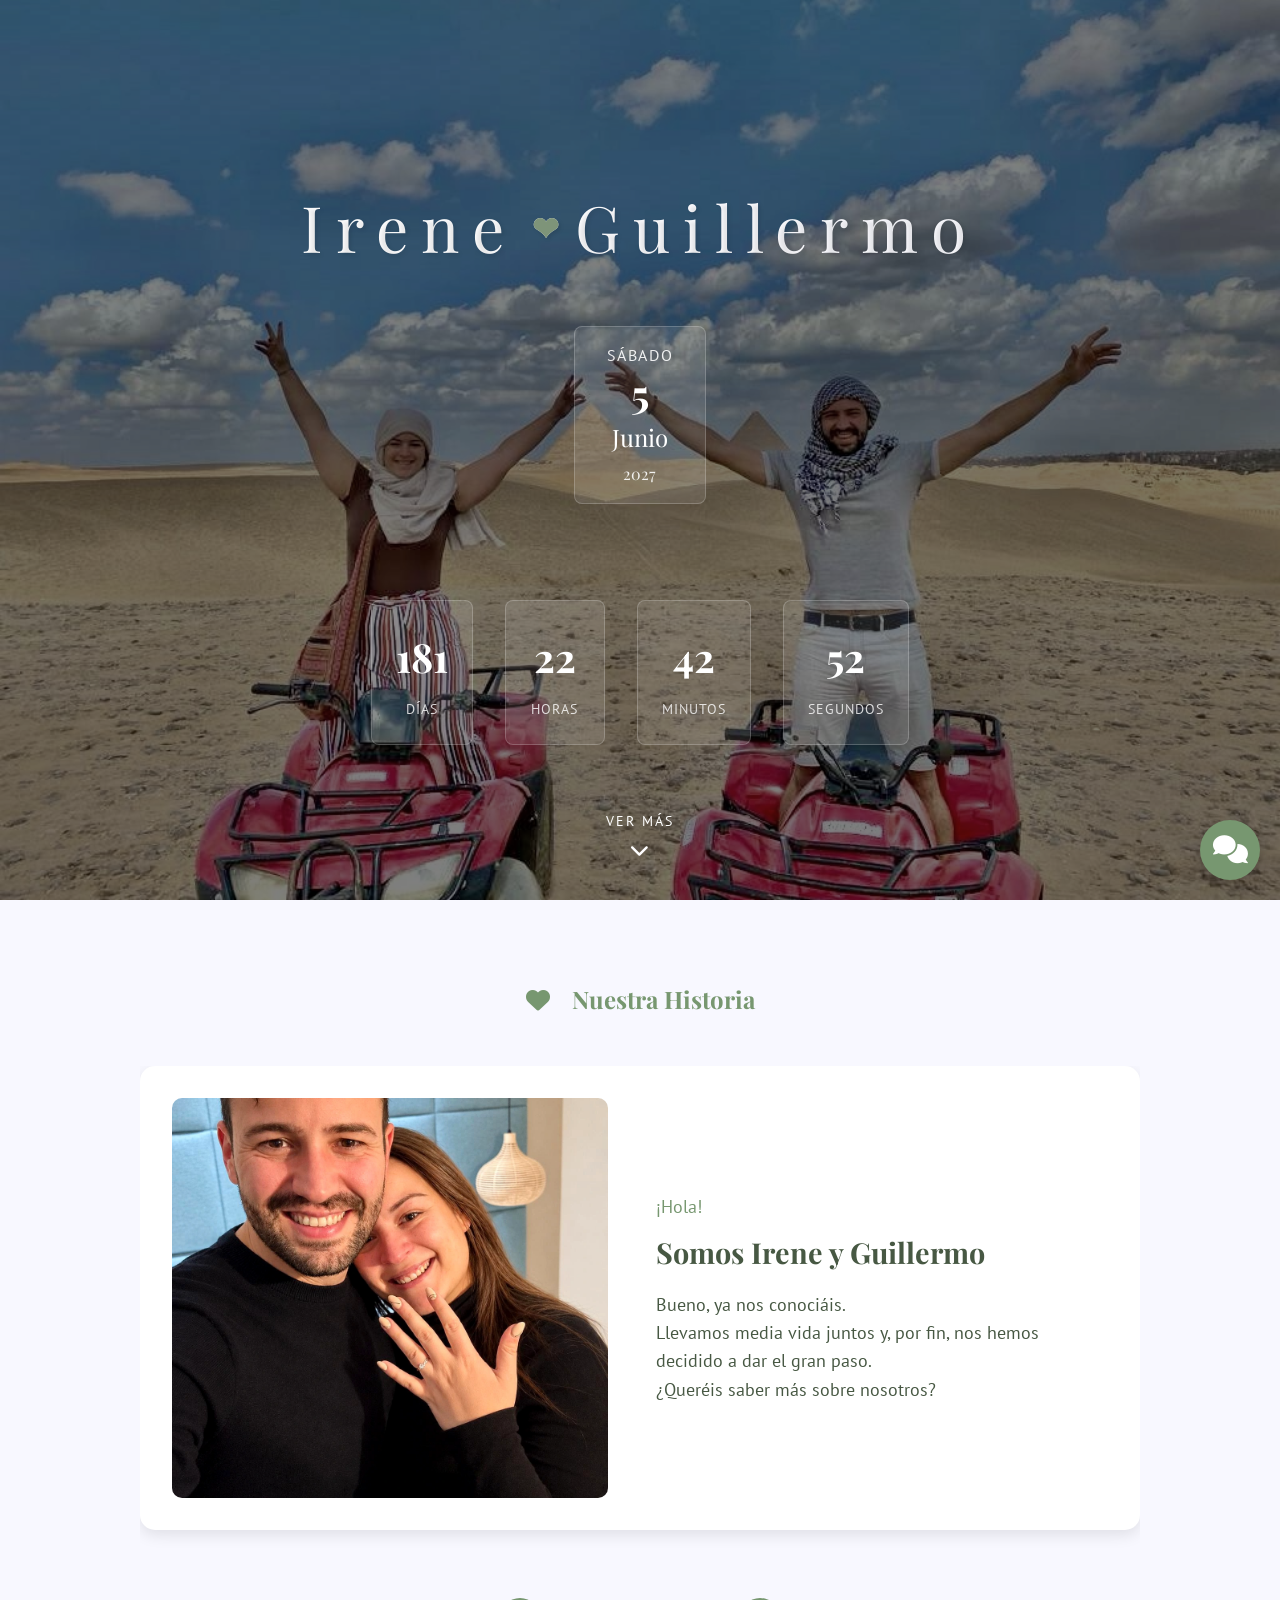
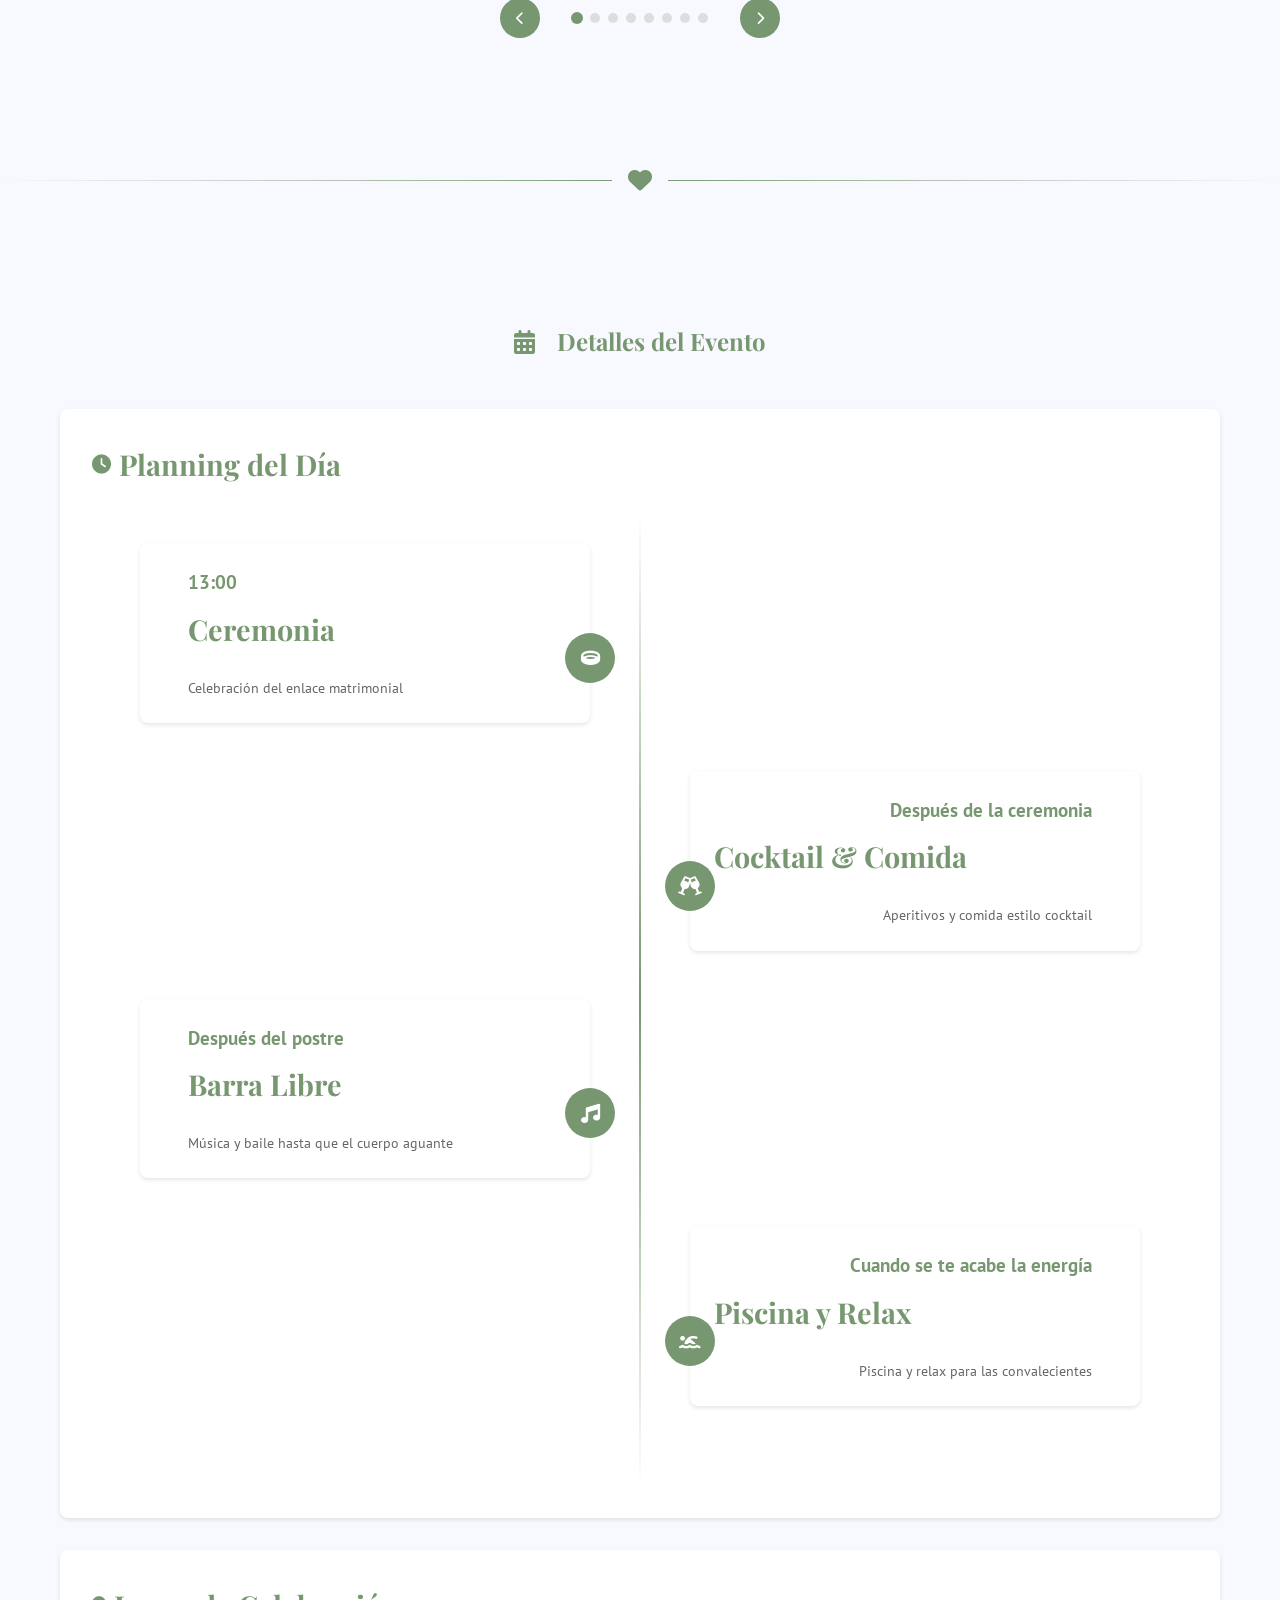
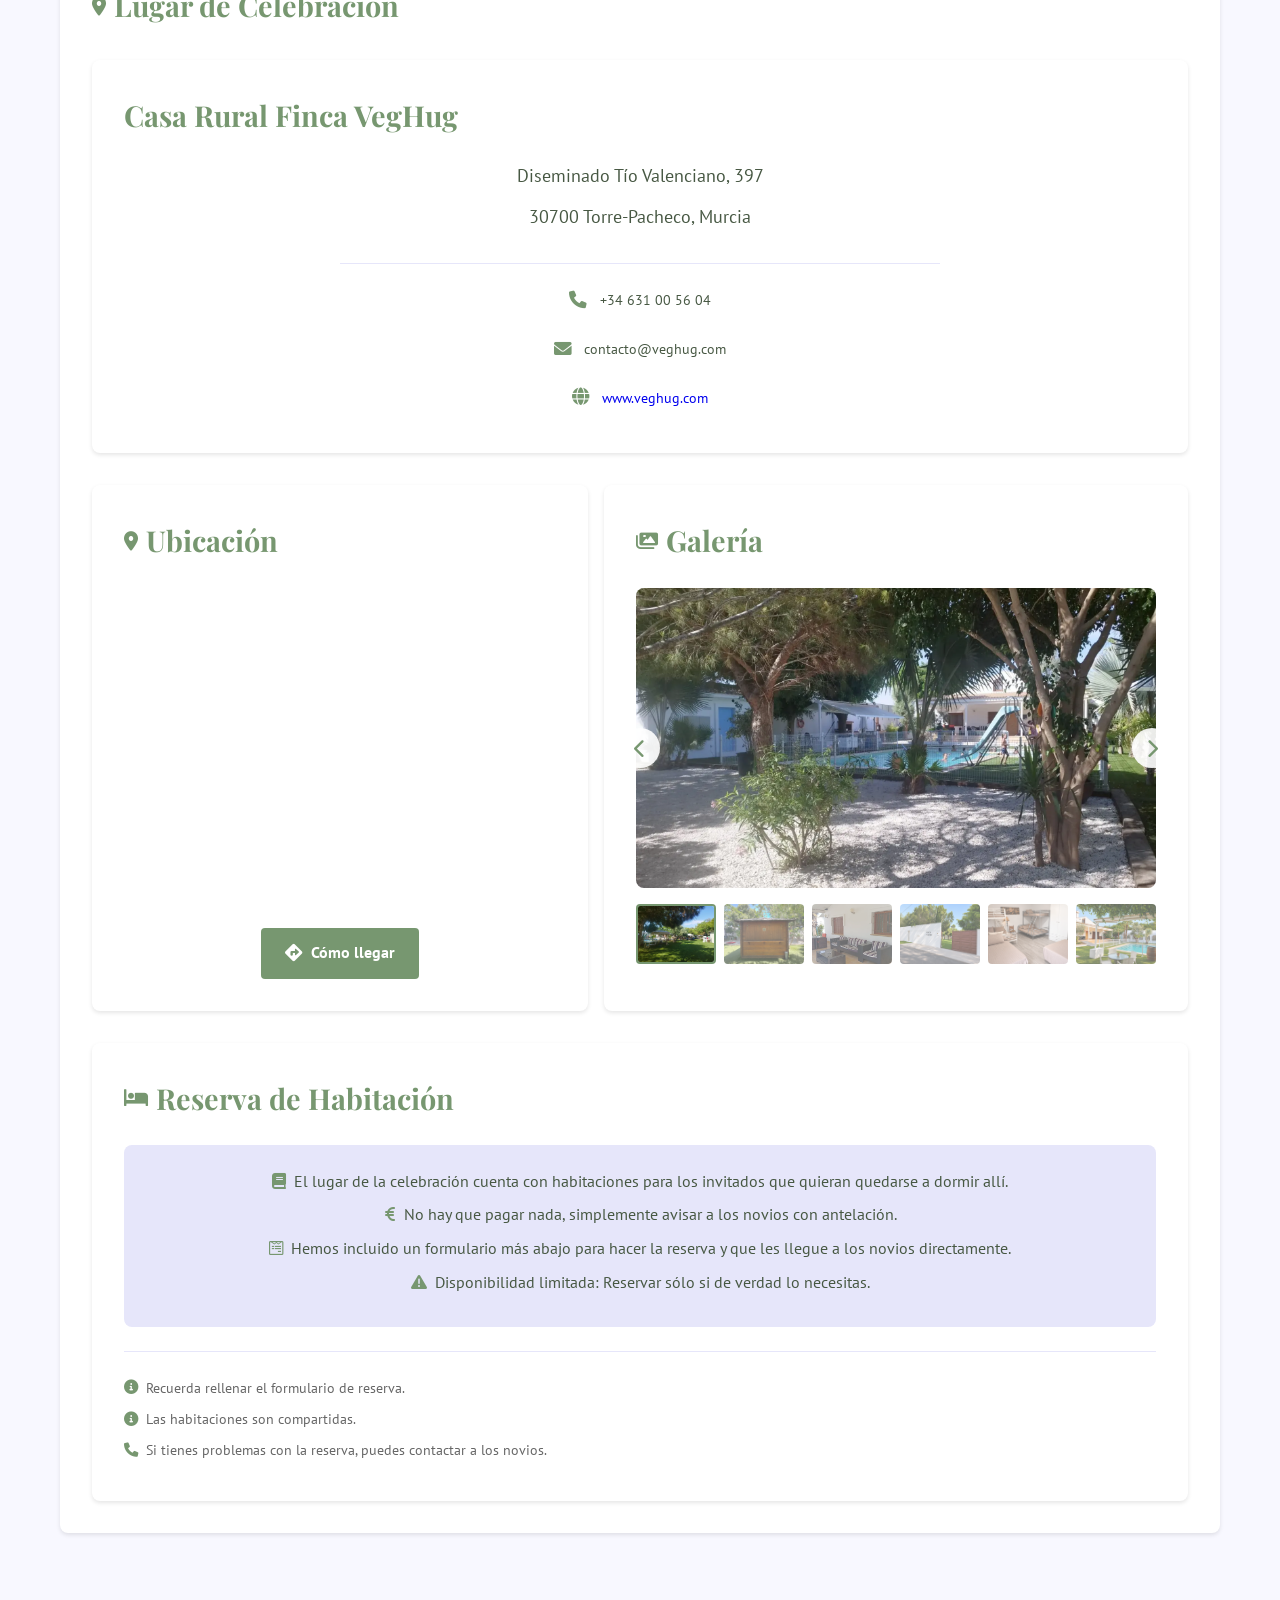
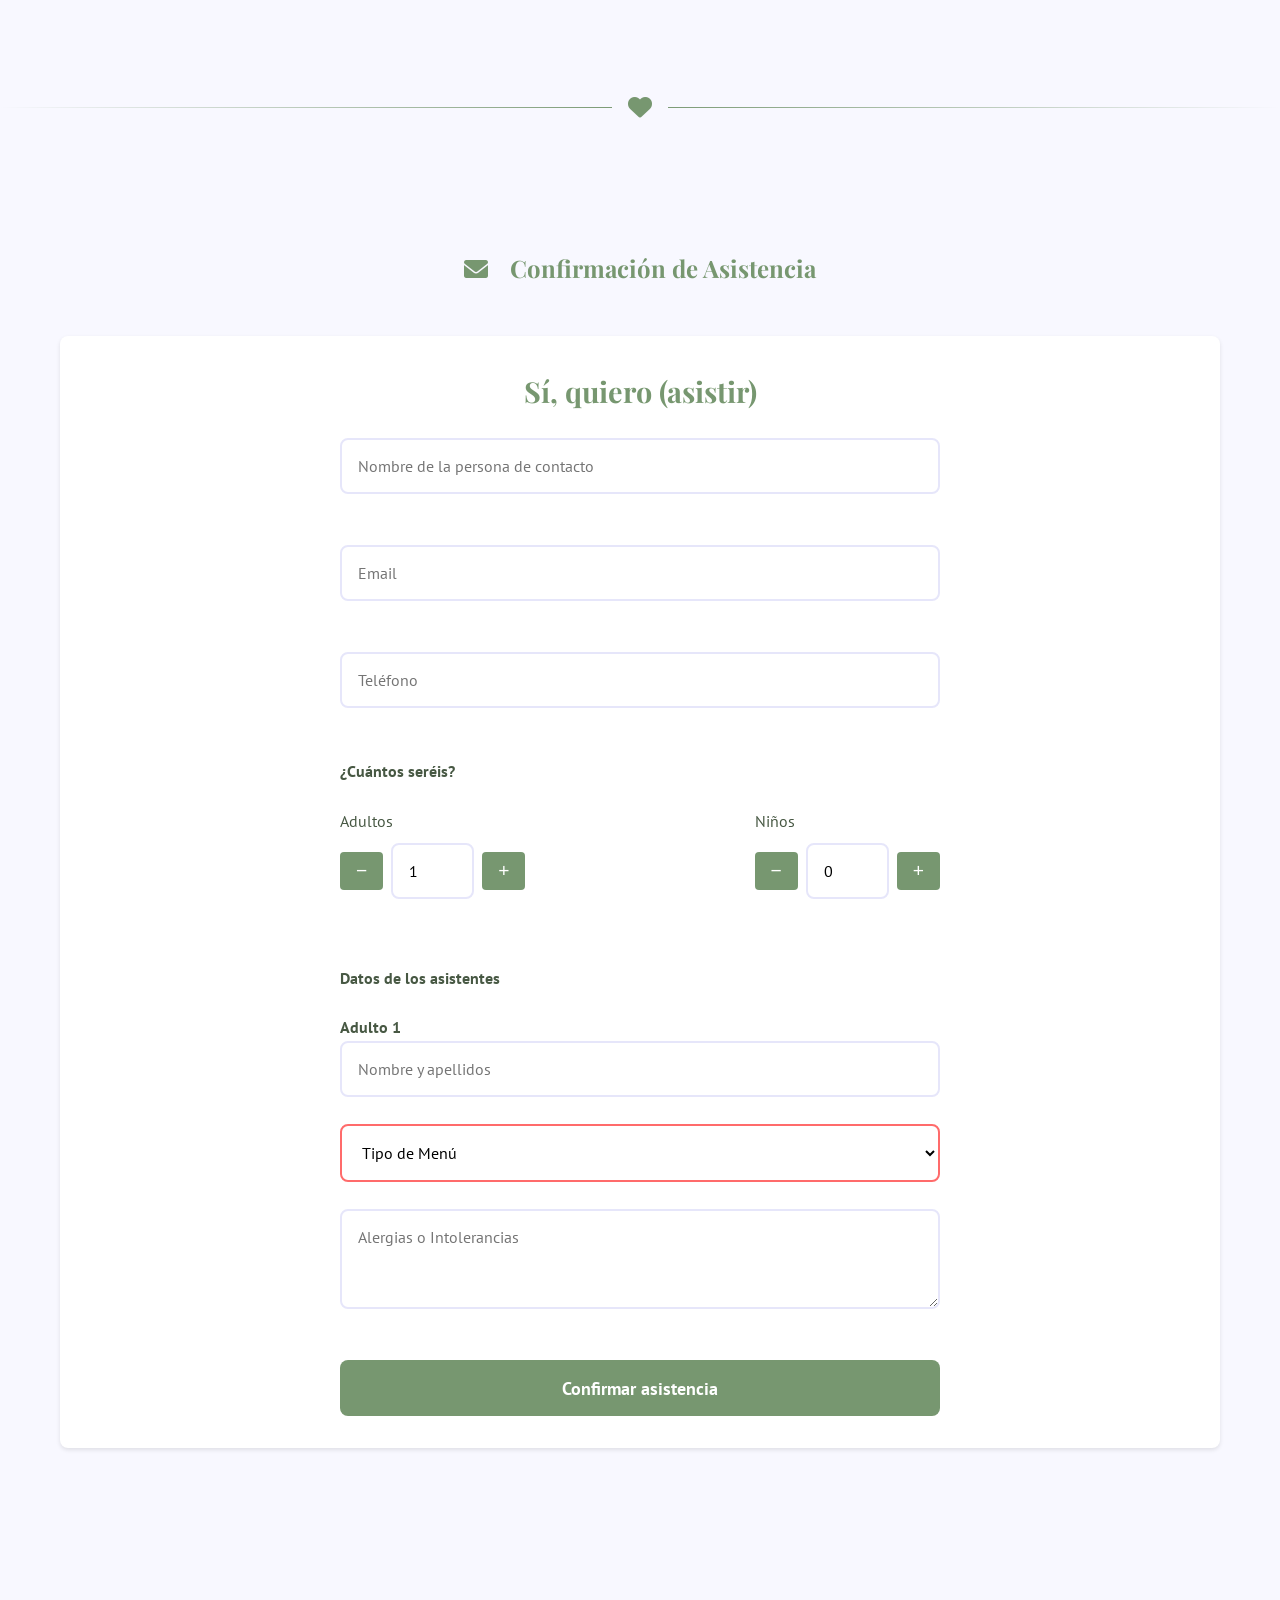
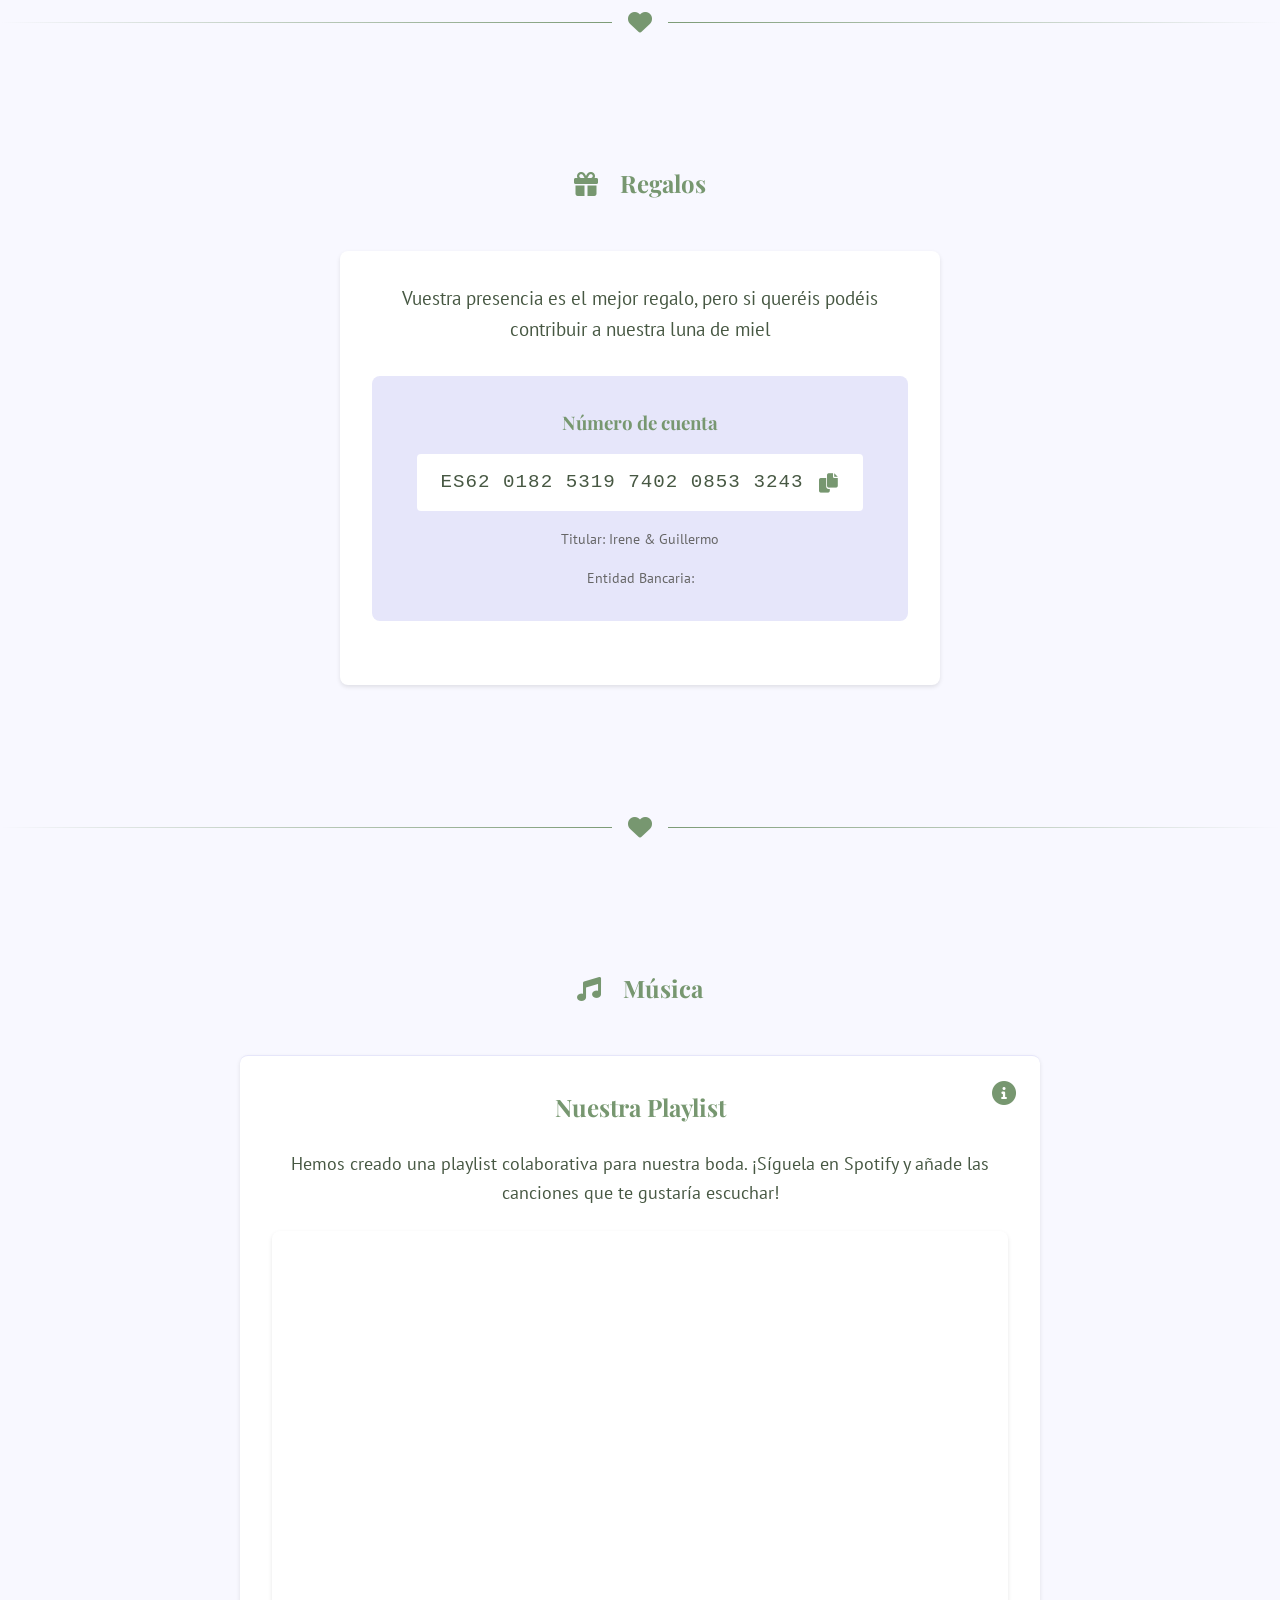
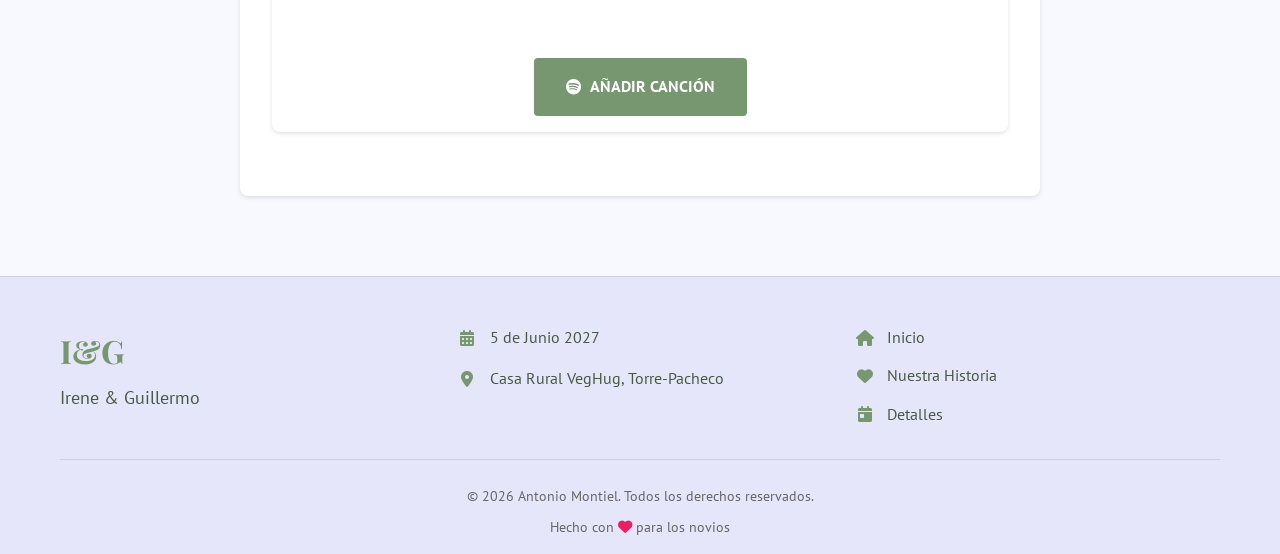
<file: index.html>
<!DOCTYPE html>
<html lang="es">
<head>
    <meta charset="UTF-8">
    <meta name="viewport" content="width=device-width, initial-scale=1.0">
    <meta author="Antonio Montiel Terrones">
    <meta http-equiv="X-UA-Compatible" content="ie=edge">
    <link rel="icon" href="./assets/prueba-1.jpg" media="(prefers-color-scheme: light)">
    <link rel="icon" href="./assets/prueba-2.jpg" media="(prefers-color-scheme: dark)">
    <title>Irene & Guillermo - 5 de Junio 2027</title>
    <link rel="stylesheet" href="styles.css">
    <script src="script.js" defer></script>
    <link href="https://fonts.googleapis.com/css2?family=Playfair+Display:wght@400;700&family=PT+Sans:wght@400;700&display=swap" rel="stylesheet">
    <link rel="stylesheet" href="https://cdnjs.cloudflare.com/ajax/libs/font-awesome/6.0.0/css/all.min.css">
</head>
<body>
    <nav class="main-nav">
        <div class="nav-content">
            <a href="#hero" class="nav-logo">I&G</a>
            <button class="hamburger" aria-label="Menú" aria-expanded="false">
            <span class="hamburger-box">
                <span class="hamburger-inner"></span>
            </span>
            </button>
            <div class="nav-links">
                <a href="#our-story">Nuestra Historia</a>
                <a href="#event-details">Detalles</a>
                <a href="#rsvp">Confirmación</a>
                <a href="#gifts">Regalos</a>
                <a href="#music">Música</a>
            </div>
        </div>
    </nav>

    <header id="hero" class="hero">
        <div class="hero-content">
            <h1 class="animate-in">
                <span class="name">Irene</span>
                <span class="decorator">❤</span>
                <span class="name">Guillermo</span>
            </h1>
            <div class="date animate-in">
                <div class="date-wrapper">
                    <span class="day">Sábado</span>
                    <span class="date-number">5</span>
                    <span class="month">Junio</span>
                    <span class="year">2027</span>
                </div>
            </div>
            <div id="countdown" class="countdown animate-in">
                <div class="countdown-item">
                    <div class="countdown-value" id="days">00</div>
                    <div class="countdown-label">Días</div>
                </div>
                <div class="countdown-item">
                    <div class="countdown-value" id="hours">00</div>
                    <div class="countdown-label">Horas</div>
                </div>
                <div class="countdown-item">
                    <div class="countdown-value" id="minutes">00</div>
                    <div class="countdown-label">Minutos</div>
                </div>
                <div class="countdown-item">
                    <div class="countdown-value" id="seconds">00</div>
                    <div class="countdown-label">Segundos</div>
                </div>
            </div>
            <a href="#event-details" class="scroll-down">
                <span>Ver más</span>
                <i class="fas fa-chevron-down"></i>
            </a>
        </div>
    </header>

    <main>
        <section id="our-story" class="section">
            <div class="container">
                <h2><i class="fas fa-heart"></i> Nuestra Historia</h2>
                <div class="story-timeline">
                    <div class="story-moment active">
                        <div class="story-image">
                            <img src="./assets/story/foto-1.webp" alt="Como nos conocimos">
                        </div>
                        <div class="story-content">
                            <div class="story-date">¡Hola!</div>
                            <h3>Somos Irene y Guillermo</h3>
                            <p>Bueno, ya nos conociáis.</p>
                            <p>Llevamos media vida juntos y, por fin, nos hemos decidido a dar el gran paso.</p>
                            <p>¿Queréis saber más sobre nosotros?</p>
                        </div>
                    </div>

                    <div class="story-moment">
                        <div class="story-image">
                            <img src="./assets/story/foto-2.webp" alt="Los principios">
                        </div>
                        <div class="story-content">
                            <div class="story-date">2012</div>
                            <h3>Los principios</h3>
                            <p>Nos conocimos allá por 2012. </p>
                            <p>Os lo dijimos: media vida juntos. </p>
                        </div>
                    </div>

                    <div class="story-moment">
                        <div class="story-image">
                            <img src="./assets/story/foto-3.webp" alt="Gatos">
                        </div>
                        <div class="story-content">
                            <div class="story-date">¡MIAU!</div>
                            <h3>¿Quién es un lindo gatito?</h3>
                            <p>A Guille le encantan los gatos. </p>
                            <p>A Irene... no tanto. </p>
                        </div>
                    </div>

                    <div class="story-moment">
                        <div class="story-image">
                            <img src="./assets/story/foto-4.webp" alt="Olivas">
                        </div>
                        <div class="story-content">
                            <div class="story-date">Como si fuera de Jaén</div>
                            <h3>La teoría de las olivas</h3>
                            <p>A Irene le gustan las olivas.</p>
                            <p>Guille las odia. </p>
                            <p>No se puede tener todo. </p>
                        </div>
                    </div>
                    <div class="story-moment">
                        <div class="story-image">
                            <img src="./assets/story/foto-5.webp" alt="Cerveza">
                        </div>
                        <div class="story-content">
                            <div class="story-date">¿A quién no le va a gustar?</div>
                            <h3>A ambos nos gusta la cerveza</h3>
                        </div>
                    </div>
                    <div class="story-moment">
                        <div class="story-image">
                            <img src="./assets/story/foto-6.webp" alt="Vino">
                        </div>
                        <div class="story-content">
                            <div class="story-date"></div>
                            <h3>También el vino. </h3>
                        </div>
                    </div>
                    <div class="story-moment">
                        <div class="story-image">
                            <img src="./assets/story/foto-7.webp" alt="Queso y embutido">
                        </div>
                        <div class="story-content">
                            <div class="story-date">Las cosas claras</div>
                            <h3>Prioridades</h3>
                            <p>Quesos y embutidos son los imprescindibles de nuestro frigorífico. </p>
                        </div>
                    </div>
                    <div class="story-moment">
                        <div class="story-image">
                            <img src="./assets/story/foto-8.webp" alt="Países">
                        </div>
                        <div class="story-content">
                            <div class="story-date">Sin parar</div>
                            <h3>Explorando nuevos lugares</h3>
                            <p>Hemos vivido en 3 países y viajado a más de 30. </p>
                            <p>Si queréis saber más, ¡preguntad! No mordemos (O sí 😉😉)</p>
                        </div>
                    </div>
                </div>
                <div class="story-navigation">
                    <button class="story-prev"><i class="fas fa-chevron-left"></i></button>
                    <div class="story-dots">
                        <span class="dot active"></span>
                        <span class="dot"></span>
                        <span class="dot"></span>
                        <span class="dot"></span>
                        <span class="dot"></span>
                        <span class="dot"></span>
                        <span class="dot"></span>
                        <span class="dot"></span>
                    </div>
                    <button class="story-next"><i class="fas fa-chevron-right"></i></button>
                </div>
            </div>
        </section>

        <div class="section-divider">
            <i class="fas fa-heart"></i>
        </div>
        <section id="event-details" class="section">
            <div class="container">
                <h2><i class="fas fa-calendar-alt"></i> Detalles del Evento</h2>
                
                <div class="event-planning">
                    <h3><i class="fas fa-clock"></i> Planning del Día</h3>
                    <div class="timeline">
                        <div class="timeline-item" data-tooltip="Celebración del enlace matrimonial">
                            <div class="timeline-icon">
                                <i class="fas fa-ring"></i>
                            </div>
                            <span class="time">13:00</span>
                            <h3>Ceremonia</h3>
                            <p>Celebración del enlace matrimonial</p>
                        </div>
                        <div class="timeline-item" data-tooltip="Aperitivos y comida estilo cocktail">
                            <div class="timeline-icon">
                                <i class="fas fa-glass-cheers"></i>
                            </div>
                            <span class="time">Después de la ceremonia</span>
                            <h3>Cocktail & Comida</h3>
                            <p>Aperitivos y comida estilo cocktail</p>
                        </div>
                        <div class="timeline-item" data-tooltip="Música y baile hasta que el cuerpo aguante">
                            <div class="timeline-icon">
                                <i class="fas fa-music"></i>
                            </div>
                            <span class="time">Después del postre</span>
                            <h3>Barra Libre</h3>
                            <p>Música y baile hasta que el cuerpo aguante</p>
                        </div>
                        <div class="timeline-item" data-tooltip="Piscina y relax para las convalecientes">
                            <div class="timeline-icon">
                                <i class="fas fa-swimmer"></i>
                            </div>
                            <span class="time">Cuando se te acabe la energía</span>
                            <h3>Piscina y Relax</h3>
                            <p>Piscina y relax para las convalecientes</p>
                        </div>
                    </div>
                </div>

                <div class="event-venue">
                    <h3><i class="fas fa-map-marker-alt"></i> Lugar de Celebración</h3>
                    <div class="venue-content">
                        <div class="venue-details">
                            <h3>Casa Rural Finca VegHug</h3>
                            <p>Diseminado Tío Valenciano, 397</p>
                            <p>30700 Torre-Pacheco, Murcia</p>
                            <div class="venue-info">
                                <p><i class="fas fa-phone"></i> +34 631 00 56 04</p>
                                <p><i class="fas fa-envelope"></i> contacto@veghug.com</p>
                                <p><i class="fas fa-globe"></i> <a href="https://www.veghug.com" target="_blank">www.veghug.com</a></p>
                            </div>
                        </div>

                        <div class="venue-media">
                            <div class="venue-map">
                                <h3><i class="fas fa-map-marker-alt"></i> Ubicación</h3>
                                <div class="map">
                                    <iframe 
                                        src="https://www.google.com/maps/embed?pb=!1m18!1m12!1m3!1d3154.367531035886!2d-0.8832885248421769!3d37.7579795719894!2m3!1f0!2f0!3f0!3m2!1i1024!2i768!4f13.1!3m3!1m2!1s0xd6313a9bb8252d3%3A0x877ddc1243892b72!2sCasa%20Rural%20Finca%20Veghug!5e0!3m2!1ses!2ses!4v1794582243095!5m2!1ses!2ses" 
                                        width="100%" 
                                        height="100%" 
                                        style="border:0;" 
                                        allowfullscreen="" 
                                        loading="lazy" 
                                        referrerpolicy="no-referrer-when-downgrade">
                                    </iframe>
                                </div>
                                <a href="https://www.google.com/maps/dir//Casa+Rural+Finca+Veghug,+Torre-Pacheco" target="_blank" class="directions-button">
                                    <i class="fas fa-directions"></i> Cómo llegar
                                </a>
                            </div>
                            <div class="venue-gallery">
                                <h3><i class="fas fa-images"></i> Galería</h3>
                                <div class="gallery-main">
                                    <img src="./assets/jardin-exterior.webp" alt="Jardín Exterior" class="active">
                                </div>
                                <div class="gallery-thumbnails">
                                    <img src="./assets/jardin-exterior-2.webp" alt="Jardín Exterior" class="active">
                                    <img src="./assets/jardin-exterior-3.webp" alt="Jardín Exterior">
                                    <img src="./assets/celebracion.webp" alt="Porche">
                                    <img src="./assets/entrada.webp" alt="Barbacoa">
                                    <img src="./assets/habitacion-interior.webp" alt="Habitaciones Interiores">
                                    <img src="./assets/jardin-piscina.webp" alt="Jardín con Piscina">
                                </div>
                                <button class="gallery-prev"><i class="fas fa-chevron-left"></i></button>
                                <button class="gallery-next"><i class="fas fa-chevron-right"></i></button>
                            </div>
                        </div>

                        <div class="hotel-booking">
                            <h3><i class="fas fa-bed"></i> Reserva de Habitación</h3>
                            <div class="booking-info">
                                <p><i class="fa-solid fa-book"></i>El lugar de la celebración cuenta con habitaciones para los invitados que quieran quedarse a dormir allí.</p>
                                <p><i class="fa-solid fa-euro-sign"></i>No hay que pagar nada, simplemente avisar a los novios con antelación.</p>
                                <p><i class="fa-brands fa-wpforms"></i>Hemos incluido un formulario más abajo para hacer la reserva y que les llegue a los novios directamente.</p>
                                <p><i class="fa-solid fa-triangle-exclamation"></i>Disponibilidad limitada: Reservar sólo si de verdad lo necesitas.</p>
                            </div>
                            <div class="booking-notes">
                                <p><i class="fas fa-info-circle"></i> Recuerda rellenar el formulario de reserva.</p>
                                <p><i class="fas fa-info-circle"></i> Las habitaciones son compartidas.</p>
                                <p><i class="fas fa-phone"></i> Si tienes problemas con la reserva, puedes contactar a los novios.</p>
                            </div>
                        </div>
                    </div>
                </div>
            </div>
        </section>

        <div class="section-divider">
            <i class="fas fa-heart"></i>
        </div>

        <section id="rsvp" class="section">
            <div class="container">
                <h2><i class="fas fa-envelope"></i> Confirmación de Asistencia</h2>
                
                
<div class="rsvp-form">
    <h3>Sí, quiero (asistir)</h3>

    <form id="rsvp-form" class="form" novalidate>

        <div class="form-group">
            <input type="text" id="rsvp-name" name="contactName" placeholder="Nombre de la persona de contacto" required>
            <div class="error-message"></div>
        </div>

        <div class="form-group">
            <input type="email" id="rsvp-email" name="email" placeholder="Email" required>
            <div class="error-message"></div>
        </div>

        <div class="form-group">
            <input type="tel" id="rsvp-phone" name="phone" placeholder="Teléfono" required>
            <div class="error-message"></div>
        </div>


        <h4>¿Cuántos seréis?</h4>
        <div class="attendees-counter">
            <div class="form-group">
                <label for="rsvp-adults">Adultos</label>

                <div>
                    <button class="counter-button" type="button" data-counter="adults" data-action="decrease">−</button>

                    <input type="number" id="rsvp-adults" name="adults" value="1" min="0" max="20" readonly>

                    <button class="counter-button" type="button" data-counter="adults" data-action="increase">+</button>
                </div>
            </div>

            <div class="form-group">
                <label for="rsvp-children">Niños</label>

                <div>
                    <button class="counter-button" type="button" data-counter="children" data-action="decrease">−</button>

                    <input type="number" id="rsvp-children" name="children" value="0" min="0" max="20" readonly>

                    <button class="counter-button" type="button" data-counter="children" data-action="increase">+</button>
                </div>
            </div>
        </div>
            


        <div class="error-message attendees-error"></div>


        <h4>Datos de los asistentes</h4>

        <div id="attendees-container">
        </div>


        <button type="submit" class="submit-button">
            <span class="button-text">Confirmar asistencia</span>
            <i class="fas fa-spinner fa-spin"></i>
        </button>

    </form>
</div>


               
<div class="form" id="rsvp-bus" hidden>
    <h3>¿Os queréis quedar a dormir?</h3>

    <p>Indicad quiénes necesitaréis alojamiento.</p>

    <div class="bus-choices">
        <button
            type="button"
            class="bus-choice"
            data-bus-choice="same"
        >
            Sí, los mismos datos
        </button>

        <button
            type="button"
            class="bus-choice"
            data-bus-choice="edit"
        >
            Sí, quiero modificar los datos
        </button>

        <button
            type="button"
            class="bus-choice"
            data-bus-choice="no"
        >
            No necesitamos alojamiento
        </button>
    </div>

    <form id="bus-form" class="form" novalidate>

        <div id="bus-details" class="form-group" hidden>

            <h4>Personas que se alojarán</h4>

            <p class="bus-description">
                Podéis modificar los nombres o quitar a las personas
                que no necesiten alojamiento.
            </p>

            <div id="bus-attendees-container"></div>

            <button type="submit" class="submit-button">
                <span class="button-text">Confirmar reserva</span>
                <i class="fas fa-spinner fa-spin"></i>
            </button>

        </div>

    </form>

    <div id="bus-message" aria-live="polite"></div>
</div>

            </div>
    </section>

        <div class="section-divider">
            <i class="fas fa-heart"></i>
        </div>

        <section id="gifts" class="section">
            <div class="container">
                <h2><i class="fas fa-gift"></i> Regalos</h2>
                <div class="gifts-content">
                    <div class="gifts-message">
                        <p class="gifts-intro">Vuestra presencia es el mejor regalo, pero si queréis podéis contribuir a nuestra luna de miel</p>
                        <div class="bank-info">
                            <h3>Número de cuenta</h3>
                            <div class="account-details">
                                <p class="account-number">
                                    <span class="account-text">
                                        <span>ES62</span> <span>0182</span> <span>5319</span> <span>7402</span> <span>0853</span> <span>3243</span>
                                    </span>
                                    <i class="fas fa-copy"></i>
                                </p>
                            </div>
                            <p class="account-holder">Titular: Irene & Guillermo</p>
                            <p class="account-holder">Entidad Bancaria: </p>
                        </div>
                    </div>
                </div>
            </div>
        </section>

        <div class="section-divider">
            <i class="fas fa-heart"></i>
        </div>

        <section id="music" class="section">
            <div class="container">
                <h2><i class="fas fa-music"></i> Música</h2>
                <div class="music-content">
                    <div class="spotify-playlist">
                        <h3>Nuestra Playlist</h3>
                        <p class="music-intro">Hemos creado una playlist colaborativa para nuestra boda. ¡Síguela en Spotify y añade las canciones que te gustaría escuchar!</p>
                        <div class="playlist-container">
                            <iframe src="https://open.spotify.com/embed/playlist/4pV0ViMk5G3soLqvYi5QVo"
                                    width="100%" 
                                    height="380" 
                                    frameborder="0" 
                                    allowtransparency="true" 
                                    allow="encrypted-media">
                            </iframe>
                            <a href="https://open.spotify.com/playlist/4pV0ViMk5G3soLqvYi5QVo?si=tYDkqO5rSnC1bG358yi9gw&utm_source=whatsapp&pt=305c472dc9e070fb95f1442cf61380ed&pi=kkDnZRKGTCO1Y" class="spotify-button" target="_blank">
                                <i class="fab fa-spotify"></i> AÑADIR CANCIÓN
                            </a>
                        </div>
                        <button class="help-button" data-tooltip="¿Cómo añadir canciones?">
                            <i class="fas fa-info-circle"></i>
                        </button>
                        <div class="tooltip-content">
                            <ol>
                                <li>Aquí se muestra una previsualización de la lista</li>
                                <li>Si quieres añadir canciones debes pulsar en el botón "AÑADIR CANCION"</li>
                                <li>Te llevará a Spotify, donde podrás añadir canciones a la lista</li>
                                <li>Si no tienes cuenta de Spotify, puedes crear una gratis</li>
                                <li>Una vez añadidas las canciones, aparecerán en la lista</li>
                            </ol>
                        </div>
                    </div>
                </div>
            </div>
        </section>
            <footer class="footer">
        <div class="container">
            <div class="footer-content">
                <div class="footer-logo">
                    <span>I&G</span>
                    <p>Irene & Guillermo</p>
                </div>
                <div class="footer-info">
                    <p><i class="fas fa-calendar-alt"></i> 5 de Junio 2027</p>
                    <p><i class="fas fa-map-marker-alt"></i> Casa Rural VegHug, Torre-Pacheco</p>
                </div>
                <div class="footer-links">
                    <a href="#hero" class="footer-link"><i class="fas fa-home"></i> Inicio</a>
                    <a href="#our-story" class="footer-link"><i class="fas fa-heart"></i> Nuestra Historia</a>
                    <a href="#event-details" class="footer-link"><i class="fas fa-calendar-day"></i> Detalles</a>
                </div>
            </div>
            <div class="footer-bottom">
                <p>© 2026 Antonio Montiel. Todos los derechos reservados.</p>
                <p>Hecho con <i class="fas fa-heart" style="color: #e91e63;"></i> para los novios</p>
            </div>
        </div>
    </footer>
    </main>

    <div class="chat-widget">
        <button class="chat-toggle" id="chat-toggle" aria-label="Abrir chat">
            <i class="fas fa-comments"></i>
        </button>
        <div class="chat-box" id="chat-box">
            <div class="chat-header">
                <h3>Preguntas Frecuentes</h3>
                <button class="close-chat" id="close-chat" aria-label="Cerrar chat">
                    <i class="fas fa-times"></i>
                </button>
            </div>
            <div class="chat-messages" id="chat-messages">
                <div class="message bot">
                    ¡Hola! ¿En qué puedo ayudarte? Selecciona una pregunta:
                </div>
                <div class="predefined-questions">
                    <button class="question-btn">¿Dónde es la ceremonia?</button>
                    <button class="question-btn">¿A qué hora empieza la ceremonia?</button>
                    <button class="question-btn">¿Dónde es el banquete?</button>
                    <button class="question-btn">¿A qué hora empieza el banquete?</button>
                    <button class="question-btn">¿Dónde puedo aparcar?</button>
                    <button class="question-btn">¿Hay servicio de autobús?</button>
                    <button class="question-btn">¿Dónde puedo alojarme?</button>
                    <button class="question-btn">¿Cómo puedo confirmar mi asistencia?</button>
                    <button class="question-btn">¿Qué código de vestimenta hay?</button>
                    <button class="question-btn">¿Puedo llevar niños?</button>
                    <button class="question-btn">¿Qué tipo de regalo puedo hacer?</button>
                    <button class="question-btn">¿Hay alguna lista de regalos?</button>
                </div>
            </div>
        </div>
    </div>
</body>
</html>
</file>
<file: styles.css>
:root {
    --primary-color: #e6e6fa;
    --background-color: #f8f8ff;
    --accent-color: #779770;
    --text-color: #475843;
}

* {
    margin: 0;
    padding: 0;
    box-sizing: border-box;
    list-style: none;
    text-decoration: none;

}

body {
    font-family: 'PT Sans', sans-serif;
    background-color: var(--background-color);
    color: var(--text-color);
    line-height: 1.6;
}

h1, h2, h3 {
    font-family: 'Playfair Display', serif;
}

.container {
    max-width: 1200px;
    margin: 0 auto;
    padding: 0 20px;
}

.hero {
    position: relative;
    width: 100%;
    height: 100vh; /* Fallback para navegadores antiguos */
    height: 100dvh;
    min-height: -webkit-fill-available; /* Solución para Safari iOS */
    background-image: url(./assets/hero.webp);
    filter: grayscale(30%);
    background-size: cover;
    background-position: center;
    background-repeat: no-repeat;
    display: flex;
    align-items: center;
    justify-content: center;
    text-align: center;
    color: white;
    overflow: hidden;
}

@media screen and (max-width: 768px) {
    .hero {
        background-image: url(./assets/hero-mobile.webp);
    }
}


@media (hover: hover) {
    .hero {
        background-attachment: fixed;
    }
}

.hero::before {
    content: '';
    position: absolute;
    top: 0;
    left: 0;
    right: 0;
    bottom: 0;
    background: rgba(0, 0, 0, 0.5);
    z-index: 1;
}

@supports (-webkit-touch-callout: none) {
    .hero {
        height: -webkit-fill-available;
    }
}

.hero-content {
    position: relative;
    z-index: 2;
    max-width: 800px;
    padding: 0 2rem;
    display: flex;
    flex-direction: column;
    align-items: center;
    gap: 2rem;
    margin-top: 15vh;
}

.animate-in {
    opacity: 0;
    animation: fadeInUp 0.8s ease forwards;
}

.animate-in:nth-child(1) { animation-delay: 0.2s; }
.animate-in:nth-child(2) { animation-delay: 0.4s; }
.animate-in:nth-child(3) { animation-delay: 0.6s; }

@keyframes fadeInUp {
    to {
        opacity: 1;
    }
}

.scroll-down {
    position: relative;
    bottom: 0;
    left: 0;
    color: white;
    text-decoration: none;
    display: flex;
    flex-direction: column;
    align-items: center;
    gap: 0.5rem;
    opacity: 0;
    animation: fadeIn 0.8s ease forwards 1s;
    margin-top: 2rem;
    transition: opacity 0.3s ease;
}

.scroll-down span {
    font-size: 0.9rem;
    text-transform: uppercase;
    letter-spacing: 2px;
}

.scroll-down i {
    font-size: 1.2rem;
    animation: bounce 2s infinite;
}

.scroll-down:hover {
    opacity: 0.8;
}

.scroll-down:hover i {
    animation: bounce 1s infinite;
}

@keyframes bounce {
    0%, 20%, 50%, 80%, 100% {
        transform: none;
    }
    40% {
        transform: none;
    }
    60% {
        transform: none;
    }
}

@keyframes fadeIn {
    to {
        opacity: 1;
    }
}

.countdown {
    display: flex;
    justify-content: center;
    gap: 2rem;
    margin-top: 2rem;
    opacity: 0;
    animation: fadeInUp 0.8s ease forwards;
    animation-delay: 0.6s;
}

.countdown-item {
    background: rgba(255, 255, 255, 0.1);
    backdrop-filter: blur(5px);
    padding: 1.5rem;
    border-radius: 8px;
    min-width: 100px;
    text-align: center;
    border: 1px solid rgba(255, 255, 255, 0.2);
    transition: box-shadow 0.3s ease;
    opacity: 0;
    animation: scaleIn 0.5s ease forwards;
    animation-delay: calc(0.8s + var(--delay, 0) * 0.1s);
}

@keyframes scaleIn {
    from {
        opacity: 0;
    }
    to {
        opacity: 1;
    }
}

.countdown-value {
    font-size: 2.5rem;
    font-weight: bold;
    color: white;
    margin-bottom: 0.5rem;
    font-family: 'Playfair Display', serif;
    transition: all 0.3s ease;
    position: relative;
}

.countdown-value.updating {
    animation: fadeUpdate 0.3s ease;
}

@keyframes fadeUpdate {
    0% {
        opacity: 1;
        transform: translateY(0);
    }
    50% {
        opacity: 0.5;
        transform: translateY(-5px);
    }
    100% {
        opacity: 1;
        transform: translateY(0);
    }
}

.countdown-label {
    font-size: 0.9rem;
    color: rgba(255, 255, 255, 0.8);
    text-transform: uppercase;
    letter-spacing: 1px;
    transition: all 0.3s ease;
}

.countdown-item:nth-child(1) { --delay: 0; }
.countdown-item:nth-child(2) { --delay: 1; }
.countdown-item:nth-child(3) { --delay: 2; }
.countdown-item:nth-child(4) { --delay: 3; }

.hero h1 {
    font-size: 4rem;
    margin-bottom: 1rem;
    display: flex;
    align-items: center;
    justify-content: center;
    gap: 1rem;
    font-family: 'Playfair Display', serif;
    background: linear-gradient(45deg, #fff, #f8f8ff);
    -webkit-background-clip: text;
    background-clip: text;
    color: transparent;
    text-shadow: 2px 2px 4px rgba(0, 0, 0, 0.1);
}

.hero h1 .name {
    letter-spacing: 0.2em;
    font-weight: 400;
}

.hero h1 .decorator {
    font-size: 2rem;
    color: var(--accent-color);
    animation: pulse 2s infinite;
}

.date {
    font-size: 1.5rem;
    margin-bottom: 2rem;
}

.date-wrapper {
    background: rgba(255, 255, 255, 0.1);
    backdrop-filter: blur(5px);
    padding: 1rem 2rem;
    border-radius: 8px;
    border: 1px solid rgba(255, 255, 255, 0.2);
    display: flex;
    flex-direction: column;
    align-items: center;
    gap: 0.3rem;
}

.date .day {
    font-size: 1rem;
    color: rgba(255, 255, 255, 0.9);
    text-transform: uppercase;
    letter-spacing: 0.1em;
}

.date .date-number {
    font-size: 2.5rem;
    font-weight: bold;
    color: white;
    font-family: 'Playfair Display', serif;
    line-height: 1;
}

.date .month {
    font-size: 1.5rem;
    color: white;
    font-family: 'Playfair Display', serif;
}

.date .year {
    font-size: 1rem;
    color: rgba(255, 255, 255, 0.9);
    font-family: 'Playfair Display', serif;
}

.countdown-item:hover {
    background-color: rgba(255, 255, 255, 0.15);
}


.section {
    padding: 5rem 0;
}

.section h2 {
    text-align: center;
    margin-bottom: 3rem;
    color: var(--accent-color);
}

.section h2 i {
    margin-right: 1rem;
    color: var(--accent-color);
}


.timeline {
    max-width: 1000px;
    margin: 0 auto;
    position: relative;
    padding: 2rem 0;
    display: flex;
    flex-direction: column;
}

.timeline::before {
    content: '';
    position: absolute;
    top: 0;
    left: 50%;
    width: 2px;
    height: 100%;
    background: linear-gradient(to bottom, 
        transparent,
        var(--accent-color),
        transparent
    );
    transform: translateX(-50%);
}

.timeline-item {
    position: relative;
    margin-bottom: 3rem;
    width: 45%;
    padding: 1.5rem;
    background: white;
    border-radius: 8px;
    box-shadow: 0 2px 4px rgba(0,0,0,0.1);
    opacity: 0;
    transition: opacity 0.6s ease-out, background-color 0.3s ease;
    cursor: pointer;
}

.timeline-item:hover {
    background-color: rgba(255, 255, 255, 0.95);
}

.timeline-item.visible {
    opacity: 1;
}

.timeline-icon {
    position: absolute;
    top: 50%;
    width: 50px;
    height: 50px;
    background: var(--accent-color);
    border-radius: 50%;
    display: flex;
    align-items: center;
    justify-content: center;
    color: white;
    font-size: 1.2rem;
    z-index: 2;
    transition: background-color 0.3s ease;
}

.timeline-item:hover .timeline-icon {
    background: var(--primary-color);
}

.timeline-item:nth-child(odd) {
    margin-left: 0;
    margin-right: auto;
    padding-left: 3rem;
}

.timeline-item:nth-child(even) {
    margin-left: auto;
    margin-right: 0;
    padding-right: 3rem;
    text-align: right;
}

.timeline-item:nth-child(odd) .timeline-icon {
    right: -25px;
}

.timeline-item:nth-child(even) .timeline-icon {
    left: -25px;
}

.timeline-item.visible:nth-child(odd) {
    transform: translateX(0);
}

.timeline-item.visible:nth-child(even) {
    transform: translateX(0);
}

.time {
    font-size: 1.2rem;
    font-weight: bold;
    color: var(--accent-color);
    margin-bottom: 0.5rem;
    display: block;
}

.timeline-item h3 {
    margin: 0;
    color: var(--text-color);
    font-size: 1.3rem;
}

.timeline-item p {
    margin-top: 0.5rem;
    font-size: 0.9rem;
    color: #666;
}


.timeline-item::after {
    content: attr(data-tooltip);
    position: absolute;
    bottom: 100%;
    left: 50%;
    transform: translateX(-50%) translateY(-10px);
    padding: 0.5rem 1rem;
    background: var(--accent-color);
    color: white;
    font-size: 0.8rem;
    border-radius: 4px;
    white-space: nowrap;
    opacity: 0;
    visibility: hidden;
    transition: all 0.3s ease;
    z-index: 3;
}

.timeline-item::before {
    content: '';
    position: absolute;
    bottom: calc(100% - 5px);
    left: 50%;
    transform: translateX(-50%);
    border-width: 5px;
    border-style: solid;
    border-color: var(--accent-color) transparent transparent transparent;
    opacity: 0;
    visibility: hidden;
    transition: all 0.3s ease;
}

.timeline-item:hover::after,
.timeline-item:hover::before {
    opacity: 1;
    visibility: visible;
    transform: translateX(-50%) translateY(0);
}


.form {
    max-width: 600px;
    margin: 0 auto;
    display: flex;
    flex-direction: column;
    gap: 1.5rem;
}
.attendees-counter {
    display: flex;
    justify-content: space-between;
}

.attendees-counter > div > div {
    display: flex;
    align-items: center;
    gap: 0.5rem;
}

.counter-button {
    background-color: var(--accent-color);
    color: white;
    border: none;
    padding: 0.5rem 1rem;
    font-size: 1.2rem;
    cursor: pointer;
    border-radius: 4px;
    transition: background-color 0.3s ease;
}

.form-group {
    position: relative;
    display: flex;
    flex-direction: column;
    gap: 0.5rem;
}

.form-group input,
.form-group select,
.form-group textarea,
.bus-attendee-name {
    width: 100%;
    padding: 1rem;
    border: 2px solid var(--primary-color);
    border-radius: 8px;
    font-family: 'PT Sans', sans-serif;
    font-size: 1rem;
    transition: all 0.3s ease;
    background-color: white;
}

.form-group input:focus,
.form-group select:focus,
.form-group textarea:focus,
.bus-attendee-name:focus {
    outline: none;
    border-color: var(--accent-color);
    box-shadow: 0 0 0 3px rgba(235, 199, 158, 0.2);
}

.form-group input:invalid:not(:placeholder-shown),
.form-group select:invalid:not(:placeholder-shown) {
    border-color: #ff6b6b;
}

.form-group textarea {
    min-height: 100px;
    resize: vertical;
}

.error-message {
    color: #ff6b6b;
    font-size: 0.9rem;
    min-height: 1.2rem;
    opacity: 0;
    transition: opacity 0.3s ease;
}

.error-message.show {
    opacity: 1;
}

.submit-button, .bus-remove-attendee {
    position: relative;
    background-color: var(--accent-color);
    color: white;
    padding: 1rem 2rem;
    border: none;
    border-radius: 8px;
    cursor: pointer;
    font-family: 'PT Sans', sans-serif;
    font-weight: bold;
    font-size: 1.1rem;
    transition: background-color 0.3s ease, box-shadow 0.3s ease;
    display: flex;
    align-items: center;
    justify-content: center;
    gap: 0.5rem;
    min-height: 3.5rem;
}

.submit-button:hover, .bus-remove-attendee:hover {
    background-color: var(--primary-color);
    box-shadow: 0 4px 8px rgba(0,0,0,0.1);
}

.submit-button:active, .bus-remove-attendee:active {
    box-shadow: none;
}

.submit-button .fa-spinner {
    display: none;
}

.submit-button.loading .button-text {
    opacity: 0;
}

.submit-button.loading .fa-spinner {
    display: block;
    position: absolute;
    left: 50%;
    transform: translateX(-50%);
}

.submit-button:disabled, .bus-remove-attendee:disabled {
    background-color: #ccc;
    cursor: not-allowed;
    transform: none;
}

.form-success {
    text-align: center;
    padding: 2rem;
    background-color: #4CAF50;
    color: white;
    border-radius: 8px;
    margin-top: 1rem;
    opacity: 0;
    transform: translateY(-10px);
    transition: all 0.3s ease;
}

.form-success.show {
    opacity: 1;
    transform: translateY(0);
}

.form-success i {
    font-size: 2rem;
    margin-bottom: 1rem;
}

.form-success h3 {
    margin-bottom: 0.5rem;
    font-size: 1.5rem;
}

.form-success p {
    font-size: 1.1rem;
    opacity: 0.9;
}

@media screen and (max-width: 768px) {
    .attendees-counter {
        flex-direction: column;
        gap: 1rem;
    }
}


.venue-content {
    display: flex;
    flex-direction: column;
    gap: 2rem;
    margin-top: 2rem;
}

.venue-details {
    background: white;
    padding: 2rem;
    border-radius: 8px;
    box-shadow: 0 2px 4px rgba(0,0,0,0.1);
    text-align: center;
    width: 100%;
    transition: background-color 0.3s ease;
}

.venue-details:hover {
    background-color: rgba(255, 255, 255, 0.95);
}

.venue-details h3 {
    color: var(--accent-color);
    margin-bottom: 1.5rem;
    font-size: 1.8rem;
}

.venue-details p {
    margin-bottom: 0.8rem;
    font-size: 1.1rem;
    max-width: 600px;
    margin-left: auto;
    margin-right: auto;
}

.venue-info {
    margin-top: 2rem;
    padding-top: 1.5rem;
    border-top: 1px solid var(--primary-color);
    display: flex;
    flex-direction: column;
    align-items: center;
    gap: 0.8rem;
    max-width: 600px;
    margin-left: auto;
    margin-right: auto;
}

.venue-info p {
    display: flex;
    align-items: center;
    gap: 0.8rem;
    color: var(--text-color);
    font-size: 0.9rem;
    white-space: nowrap;
    overflow: hidden;
    text-overflow: ellipsis;
}

.venue-info i {
    color: var(--accent-color);
    font-size: 1.1rem;
    flex-shrink: 0;
}

.venue-media {
    display: flex;
    justify-content: space-between;
}

.venue-map {
    flex: 1;
    margin-right: 1rem;
    position: relative;
}

.venue-map, 
.venue-gallery {
    background: white;
    padding: 2rem;
    border-radius: 8px;
    box-shadow: 0 2px 4px rgba(0,0,0,0.1);
    transition: background-color 0.3s ease;
}

.venue-map:hover,
.venue-gallery:hover {
    background-color: rgba(255, 255, 255, 0.95);
}

.venue-map h3, 
.venue-gallery h3,
.hotel-booking h3 {
    color: var(--accent-color);
    margin-bottom: 1rem;
    font-size: 1.3rem;
    display: flex;
    align-items: center;
    gap: 0.5rem;
}

.venue-map h3 i, 
.venue-gallery h3 i,
.hotel-booking h3 i {
    color: var(--accent-color);
    font-size: 1.2rem;
}

@media screen and (max-width: 768px) {
    .venue-media {
        display: grid;
        grid-template-columns: 1fr;
        gap: 1.5rem;
        align-content: center;
        justify-items: center;
        justify-content: center;
    }
}

.map {
    border-radius: 8px;
    overflow: hidden;
    height: 300px;
}

.venue-gallery {
    position: relative;
    background: white;
    padding: 2rem;
    border-radius: 8px;
    box-shadow: 0 2px 4px rgba(0,0,0,0.1);
    transition: background-color 0.3s ease;
}

.venue-gallery:hover {
    background-color: rgba(255, 255, 255, 0.95);
}

.gallery-main {
    position: relative;
    width: 100%;
    height: 300px;
    overflow: hidden;
    border-radius: 8px;
    margin-bottom: 1rem;
}

.gallery-main img {
    position: absolute;
    top: 0;
    left: 0;
    width: 100%;
    height: 100%;
    object-fit: cover;
    opacity: 0;
    transition: opacity 0.5s ease;
}

.gallery-main img.active {
    opacity: 1;
}

.gallery-thumbnails {
    display: flex;
    gap: 0.5rem;
    overflow-x: auto;
    scrollbar-width: none;
    -ms-overflow-style: none;
    padding-bottom: 0.5rem;
}

.gallery-thumbnails::-webkit-scrollbar {
    display: none;
}

.gallery-thumbnails img {
    width: 80px;
    height: 60px;
    object-fit: cover;
    border-radius: 4px;
    cursor: pointer;
    opacity: 0.6;
    transition: opacity 0.3s ease;
}

.gallery-thumbnails img:hover {
    opacity: 0.8;
}

.gallery-thumbnails img.active {
    opacity: 1;
    border: 2px solid var(--accent-color);
}

.gallery-prev,
.gallery-next {
    position: absolute;
    top: 50%;
    transform: translateY(-50%);
    width: 40px;
    height: 40px;
    background: rgba(255, 255, 255, 0.9);
    border: none;
    border-radius: 50%;
    cursor: pointer;
    display: flex;
    align-items: center;
    justify-content: center;
    color: var(--accent-color);
    font-size: 1.2rem;
    transition: background-color 0.3s ease, color 0.3s ease;
    z-index: 10;
}

.gallery-prev {
    left: 1rem;
}

.gallery-next {
    right: 1rem;
}

.gallery-prev:hover,
.gallery-next:hover {
    background: var(--accent-color);
    color: white;
}

.hotel-booking {
    background: white;
    padding: 2rem;
    border-radius: 8px;
    box-shadow: 0 2px 4px rgba(0,0,0,0.1);
    transition: background-color 0.3s ease;
}

.hotel-booking:hover {
    background-color: rgba(255, 255, 255, 0.95);
}

.booking-info {
    margin-bottom: 1.5rem;
    padding: 1.5rem;
    background-color: var(--primary-color);
    border-radius: 8px;
    text-align: center;
}

.booking-info p {
    margin-bottom: 0.5rem;
}

.booking-info .code {
    font-size: 1.2rem;
    margin: 1rem 0;
}

.booking-info .dates {
    font-size: 0.9rem;
    color: #666;
}

.booking-cta {
    text-align: center;
    margin: 2rem 0;
}

.booking-cta p {
    margin-bottom: 1rem;
}

.booking-button {
    display: inline-flex;
    align-items: center;
    gap: 0.5rem;
    background-color: var(--accent-color);
    color: white;
    padding: 1rem 2rem;
    border-radius: 4px;
    text-decoration: none;
    font-weight: bold;
    transition: background-color 0.3s;
    min-width: 200px;
    justify-content: center;
}

.booking-info i {
    color: var(--accent-color);
    margin-right: 0.5rem;
}

.booking-button:hover {
    background-color: var(--primary-color);
}

.booking-notes {
    margin-top: 1.5rem;
    padding-top: 1.5rem;
    border-top: 1px solid var(--primary-color);
}

.booking-notes p {
    display: flex;
    align-items: center;
    gap: 0.5rem;
    margin-bottom: 0.5rem;
    font-size: 0.9rem;
    color: #666;
}

.booking-notes i {
    color: var(--accent-color);
}

@media (max-width: 1024px) {
    .venue-media {
        grid-template-columns: 1fr;
        gap: 1.5rem;
    }

    .gallery-main {
        height: 250px;
    }
}

@media (max-width: 768px) {
    .container {
        padding: 0 15px;
        width: 100%;
        overflow-x: hidden;
    }

    body {
        overflow-x: hidden;
        width: 100%;
    }

    .countdown {
        flex-wrap: wrap;
        gap: 1rem;
        justify-content: center;
        width: 100%;
        padding: 0 10px;
    }

    .countdown-item {
        min-width: 70px;
        padding: 0.8rem;
        margin: 0;
    }

    .countdown-value {
        font-size: 1.8rem;
    }

    .countdown-label {
        font-size: 0.8rem;
    }

    .hero-content {
        margin-top: 10vh;
    }

    .hero h1 {
        font-size: 2.5rem;
        gap: 0.5rem;
    }

    .hero h1 .decorator {
        font-size: 1.5rem;
    }

    .hero h1 .name {
        letter-spacing: 0.1em;
    }

    .date-wrapper {
        padding: 0.8rem 1.5rem;
    }

    .date .date-number {
        font-size: 2rem;
    }

    .date .month {
        font-size: 1.2rem;
    }

    .venue-content,
    .venue-media {
        padding: 1rem;
        width: 100%;
    }

    .venue-details,
    .venue-map,
    .venue-gallery,
    .hotel-booking {
        padding: 1rem;
        width: 100%;
    }

    .gallery-main {
        height: 200px;
    }

    .gallery-thumbnails {
        width: 100%;
        overflow-x: auto;
        padding-bottom: 10px;
    }

    .gallery-thumbnails img {
        width: 60px;
        height: 45px;
        flex-shrink: 0;
    }

    .form {
        padding: 0 1rem;
        width: 100%;
    }

    .form-group input,
    .form-group select,
    .form-group textarea {
        padding: 0.8rem;
        width: 100%;
    }

    .submit-button,
    .booking-button {
        padding: 0.8rem 1.5rem;
        width: 100%;
    }

    .booking-info {
        padding: 1rem;
        width: 100%;
    }

    .booking-info .code {
        font-size: 1.1rem;
        word-break: break-all;
    }

    .nav-content {
        padding: 0.8rem;
        width: 100%;
    }

    .nav-logo {
        font-size: 1.2rem;
    }

    .section {
        padding: 3rem 0;
        width: 100%;
    }

    .section h2 {
        font-size: 1.8rem;
        margin-bottom: 2rem;
        padding: 0 15px;
    }

    .gifts-content {
        width: 100%;
        padding: 1rem;
    }

    .account-number {
        font-size: 1rem;
        padding: 0.8rem;
        word-break: break-all;
    }

    .timeline {
        padding: 1rem 0;
    }

    .timeline::before {
        left: 30px;
    }

    .timeline-item {
        width: calc(100% - 60px);
        margin-left: 60px !important;
        margin-right: 0 !important;
        padding: 1.2rem 1.2rem 1.2rem 2.5rem !important;
        text-align: left !important;
    }

    .timeline-item:nth-child(odd),
    .timeline-item:nth-child(even) {
        transform: translateX(0);
    }

    .timeline-icon {
        left: -25px !important;
        right: auto !important;
        width: 40px;
        height: 40px;
        font-size: 1rem;
    }

    .timeline-item.visible:nth-child(odd),
    .timeline-item.visible:nth-child(even) {
        transform: translateX(0);
    }

    .time {
        font-size: 1.1rem;
    }

    .timeline-item h3 {
        font-size: 1.2rem;
    }

    .timeline-item p {
        font-size: 0.9rem;
    }

    .directions-button {
        padding: 0.7rem 1.2rem;
        font-size: 0.9rem;
    }

    .venue-info p {
        font-size: 0.85rem;
        gap: 0.5rem;
    }
}

@media (max-width: 480px) {
    .countdown-item {
        min-width: 60px;
        padding: 0.6rem;
    }

    .countdown-value {
        font-size: 1.6rem;
    }

    .hero-content {
        margin-top: 8vh;
    }

    .hero h1 {
        font-size: 2rem;
        gap: 0.3rem;
    }

    .hero h1 .decorator {
        font-size: 1.2rem;
    }

    .date-wrapper {
        padding: 0.6rem 1.2rem;
    }

    .date .date-number {
        font-size: 1.8rem;
    }

    .date .month {
        font-size: 1.1rem;
    }

    .venue-media {
        grid-template-columns: 1fr;
    }

    .gallery-main {
        height: 180px;
    }

    .gallery-thumbnails img {
        width: 50px;
        height: 38px;
    }

    .timeline-item {
        width: calc(100% - 50px);
        margin-left: 50px !important;
        padding: 1rem 1rem 1rem 2rem !important;
    }

    .timeline-icon {
        width: 35px;
        height: 35px;
        font-size: 0.9rem;
        left: -20px !important;
    }

    .timeline::before {
        left: 25px;
    }

    .directions-button {
        padding: 0.7rem 1.2rem;
        font-size: 0.9rem;
    }

    .venue-info p {
        font-size: 0.8rem;
    }
}


.chat-widget {
    position: fixed;
    bottom: 20px;
    right: 20px;
    z-index: 1000;
    font-family: 'Montserrat', sans-serif;
}

.chat-toggle {
    width: 60px;
    height: 60px;
    background: var(--accent-color);
    border-radius: 50%;
    display: flex;
    align-items: center;
    justify-content: center;
    cursor: pointer;
    box-shadow: 0 4px 12px rgba(0, 0, 0, 0.15);
    transition: all 0.3s cubic-bezier(0.4, 0, 0.2, 1);
    border: none;
    color: white;
    position: relative;
    overflow: hidden;
    padding: 0;
    z-index: 1001;
}

.chat-toggle::before {
    content: '';
    position: absolute;
    top: 0;
    left: 0;
    right: 0;
    bottom: 0;
    background: linear-gradient(45deg, var(--accent-color), var(--primary-color));
    opacity: 0;
    transition: opacity 0.3s ease;
}

.chat-toggle:hover {
    transform: scale(1.1) rotate(5deg);
    box-shadow: 0 6px 16px rgba(0, 0, 0, 0.2);
}

.chat-toggle:hover::before {
    opacity: 1;
}

.chat-toggle i {
    font-size: 28px;
    transition: transform 0.3s ease;
    position: relative;
    z-index: 1;
}

.chat-toggle:hover i {
    transform: scale(1.2);
}

.close-chat {
    background: none;
    border: none;
    color: white;
    cursor: pointer;
    font-size: 20px;
    padding: 8px;
    transition: all 0.3s cubic-bezier(0.4, 0, 0.2, 1);
    position: relative;
    width: 32px;
    height: 32px;
    display: flex;
    align-items: center;
    justify-content: center;
    border-radius: 50%;
}

.close-chat::before {
    content: '';
    position: absolute;
    top: 0;
    left: 0;
    right: 0;
    bottom: 0;
    background: rgba(255, 255, 255, 0.1);
    border-radius: 50%;
    transform: scale(0);
    transition: transform 0.3s ease;
}

.close-chat:hover {
    transform: rotate(90deg);
    color: white;
}

.close-chat:hover::before {
    transform: scale(1);
}

.close-chat i {
    position: relative;
    z-index: 1;
    transition: transform 0.3s ease;
}

.close-chat:hover i {
    transform: scale(1.2);
}

.chat-messages {
    flex: 1;
    padding: 20px;
    overflow-y: auto;
    display: flex;
    flex-direction: column;
    gap: 15px;
}

.message {
    max-width: 80%;
    padding: 12px 16px;
    border-radius: 15px;
    font-size: 0.95em;
    line-height: 1.4;
    animation: messageAppear 0.3s ease;
}

@keyframes messageAppear {
    from {
        opacity: 0;
        transform: translateY(10px);
    }
    to {
        opacity: 1;
        transform: translateY(0);
    }
}

.message.bot {
    background: #f0f2f5;
    color: #1a1a1a;
    align-self: flex-start;
    border-bottom-left-radius: 5px;
}

.message.user {
    background: var(--accent-color);
    color: white;
    align-self: flex-end;
    border-bottom-right-radius: 5px;
}

.chat-input {
    padding: 15px;
    background: #f8f9fa;
    border-top: 1px solid #eee;
    display: flex;
    gap: 10px;
}

.chat-input input {
    flex: 1;
    padding: 12px 15px;
    border: 1px solid #ddd;
    border-radius: 25px;
    font-size: 0.95em;
    transition: all 0.3s ease;
}

.chat-input input:focus {
    outline: none;
    border-color: var(--accent-color);
    box-shadow: 0 0 0 2px rgba(var(--accent-color-rgb), 0.1);
}

.chat-input button {
    background: var(--accent-color);
    color: white;
    border: none;
    width: 40px;
    height: 40px;
    border-radius: 50%;
    cursor: pointer;
    transition: all 0.3s ease;
    display: flex;
    align-items: center;
    justify-content: center;
}

.chat-input button:hover {
    transform: scale(1.1);
    box-shadow: 0 2px 8px rgba(0, 0, 0, 0.1);
}

.chat-input button i {
    font-size: 18px;
}


.chat-messages::-webkit-scrollbar {
    width: 6px;
}

.chat-messages::-webkit-scrollbar-track {
    background: #f1f1f1;
    border-radius: 3px;
}

.chat-messages::-webkit-scrollbar-thumb {
    background: #ccc;
    border-radius: 3px;
}

.chat-messages::-webkit-scrollbar-thumb:hover {
    background: #999;
}


.message.bot.typing::after {
    content: '...';
    animation: typing 1.5s infinite;
}

@keyframes typing {
    0% { content: '.'; }
    33% { content: '..'; }
    66% { content: '...'; }
}


@media (max-width: 768px) {
    .chat-box {
        width: calc(100% - 40px);
        height: calc(100% - 100px);
        bottom: 80px;
    }

    .chat-toggle {
        width: 50px;
        height: 50px;
    }

    .chat-toggle i {
        font-size: 24px;
    }
}


.gifts-content {
    max-width: 600px;
    margin: 0 auto;
    padding: 2rem;
    background: white;
    border-radius: 8px;
    box-shadow: 0 2px 4px rgba(0,0,0,0.1);
    transition: background-color 0.3s ease;
}

.gifts-content:hover {
    background-color: rgba(255, 255, 255, 0.95);
}

.gifts-message {
    text-align: center;
}

.gifts-intro {
    font-size: 1.2rem;
    color: var(--text-color);
    margin-bottom: 2rem;
    line-height: 1.6;
}

.bank-info {
    background-color: var(--primary-color);
    padding: 2rem;
    border-radius: 8px;
    margin: 2rem 0;
}

.bank-info h3 {
    color: var(--accent-color);
    margin-bottom: 1rem;
}

.account-details {
    display: flex;
    align-items: center;
    justify-content: center;
    margin: 1rem 0;
}

.account-number {
    display: flex;
    align-items: center;
    justify-content: space-between;
    font-family: monospace;
    font-size: 1.2rem;
    letter-spacing: 1px;
    background: white;
    padding: 0.8rem 1.5rem;
    border-radius: 4px;
    margin: 0;
    gap: 1rem;
    cursor: pointer;
}

.account-text {
    flex: 1 1 auto;
    min-width: 0;
    white-space: normal;
    word-break: break-word;
    overflow-wrap: anywhere;
    text-decoration: none;
    color: inherit;
    -webkit-user-select: text;
    user-select: text;
    pointer-events: none;
}

.account-number i {
    color: var(--accent-color);
    font-size: 1.2rem;
    transition: all 0.3s ease;
}

.account-number:hover i {
    transform: scale(1.2);
}

.account-holder {
    margin-top: 1rem;
    font-size: 0.9rem;
    color: #666;
}


.section-divider {
    position: relative;
    height: 60px;
    display: flex;
    align-items: center;
    justify-content: center;
    margin: 2rem 0;
}

.section-divider::before {
    content: '';
    position: absolute;
    top: 50%;
    left: 0;
    right: 0;
    height: 1px;
    background: linear-gradient(to right, transparent, var(--accent-color), transparent);
}

.section-divider i {
    position: relative;
    background-color: var(--background-color);
    color: var(--accent-color);
    font-size: 1.5rem;
    padding: 0 1rem;
    z-index: 1;
    animation: pulse 2s infinite;
}

@keyframes pulse {
    0% {
        transform: scale(1);
    }
    50% {
        transform: scale(1.1);
    }
    100% {
        transform: scale(1);
    }
}

.toast-message {
    position: fixed;
    bottom: 20px;
    left: 50%;
    background-color: var(--accent-color);
    color: white;
    padding: 1rem 2rem;
    border-radius: 4px;
    box-shadow: 0 2px 10px rgba(0,0,0,0.1);
    z-index: 1000;
    opacity: 0;
    transition: opacity 0.3s ease-out;
}

.toast-message.show {
    opacity: 1;
}


.main-nav {
    position: fixed;
    top: 0;
    left: 0;
    right: 0;
    background: rgba(255, 255, 255, 0.95);
    backdrop-filter: blur(10px);
    z-index: 1000;
    box-shadow: 0 2px 10px rgba(0,0,0,0.1);
    opacity: 0;
    transition: opacity 0.3s ease;
}

.main-nav-gallery {
    position: fixed;
    top: 0;
    left: 0;
    right: 0;
    background: rgba(255, 255, 255, 0.95);
    backdrop-filter: blur(10px);
    z-index: 1000;
    box-shadow: 0 2px 10px rgba(0,0,0,0.1);
    transition: opacity 0.3s ease;
}

.main-nav.visible {
    opacity: 1;
}

.nav-content {
    max-width: 1200px;
    margin: 0 auto;
    padding: 1rem 2rem;
    display: flex;
    justify-content: space-between;
    align-items: center;
}

.nav-logo {
    font-family: 'Playfair Display', serif;
    font-size: 1.5rem;
    color: var(--accent-color);
    text-decoration: none;
    font-weight: bold;
}

.nav-links {
    display: flex;
    gap: 2rem;
}

.nav-links a {
    color: var(--text-color);
    text-decoration: none;
    font-size: 0.9rem;
    text-transform: uppercase;
    letter-spacing: 1px;
    position: relative;
    padding: 0.5rem 0;
}

.nav-links a::before {
    content: '';
    position: absolute;
    bottom: 0;
    left: 0;
    width: 100%;
    height: 2px;
    background-color: var(--accent-color);
    transform: scaleX(0);
    transform-origin: right;
    transition: transform 0.3s ease;
}

.nav-links a:hover::before {
    transform: scaleX(1);
    transform-origin: left;
}

.nav-links a:hover {
    color: var(--accent-color);
}

.hamburger {
        display: none;
        cursor: pointer;
        background: transparent;
        border: none;
        padding: 10px;
        z-index: 1001;
    }

    .hamburger-box {
        width: 30px;
        height: 24px;
        display: inline-block;
        position: relative;
    }

    .hamburger-inner,
    .hamburger-inner::before,
    .hamburger-inner::after {
        width: 100%;
        height: 2px;
        background-color: var(--accent-color);
        position: absolute;
        left: 0;
        transition: all 0.3s ease;
    }

    .hamburger-inner {
        top: 50%;
        transform: translateY(-50%);
    }

    .hamburger-inner::before {
        content: '';
        top: -8px;
    }

    .hamburger-inner::after {
        content: '';
        top: 8px;
    }

 
    .hamburger.active .hamburger-inner {
        background-color: transparent;
    }

    .hamburger.active .hamburger-inner::before {
        transform: translateY(8px) rotate(45deg);
    }

    .hamburger.active .hamburger-inner::after {
        transform: translateY(-8px) rotate(-45deg);
    }


    @media (max-width: 768px) {
        .hamburger {
            display: block;
        }

        .nav-links {
            position: fixed;
            top: 0;
            left: 0;
            width: 100%;
            height: 100vh;
            background: rgba(255, 255, 255, 0.98);
            backdrop-filter: blur(10px);
            flex-direction: column;
            align-items: center;
            justify-content: center;
            gap: 2rem;
            transform: translateX(100%);
            transition: transform 0.4s ease-out;
            z-index: 1000;
        }

        .nav-links.active {
            transform: translateX(0);
            display: flex;
        }

        .nav-links a {
            font-size: 1.2rem;
            opacity: 0;
            transform: translateY(20px);
            transition: all 0.4s ease;
        }

        .nav-links.active a {
            opacity: 1;
            transform: translateY(0);
            transition-delay: 0.3s;
        }
    }


@media (max-width: 768px) {
    .nav-content {
        padding: 1rem;
    }

    .nav-links {
        display: none;
    }

    .nav-logo {
        font-size: 1.2rem;
    }
}


.nav-links a {
    position: relative;
    padding: 0.5rem 0;
    transition: color 0.3s ease;
}

.nav-links a::before {
    content: '';
    position: absolute;
    bottom: 0;
    left: 0;
    width: 100%;
    height: 2px;
    background-color: var(--accent-color);
    transform: scaleX(0);
    transform-origin: right;
    transition: transform 0.3s ease;
}

.nav-links a:hover::before {
    transform: scaleX(1);
    transform-origin: left;
}

.nav-links a:hover {
    color: var(--accent-color);
}


.submit-button,
.booking-button,
.directions-button {
    position: relative;
    overflow: hidden;
    transition: background-color 0.3s ease, box-shadow 0.3s ease;
}

.submit-button:hover,
.booking-button:hover,
.directions-button:hover {
    background-color: var(--primary-color);
    box-shadow: 0 4px 8px rgba(0,0,0,0.1);
}


.timeline-item,
.venue-details,
.venue-map,
.venue-gallery,
.hotel-booking,
.gifts-content {
    transition: background-color 0.3s ease;
}

.timeline-item:hover,
.venue-details:hover,
.venue-map:hover,
.venue-gallery:hover,
.hotel-booking:hover,
.gifts-content:hover {
    background-color: rgba(255, 255, 255, 0.95);
}


.timeline-icon,
.venue-info i,
.booking-notes i {
    transition: color 0.3s ease;
}

.timeline-icon:hover,
.venue-info i:hover,
.booking-notes i:hover {
    color: var(--accent-color);
}


.form-group input:focus,
.form-group select:focus,
.form-group textarea:focus {
    border-color: var(--accent-color);
    box-shadow: 0 0 0 3px rgba(235, 199, 158, 0.2);
}


.gallery-thumbnails img {
    transition: opacity 0.3s ease;
}

.gallery-thumbnails img:hover {
    opacity: 0.8;
}


.gallery-prev,
.gallery-next {
    transition: background-color 0.3s ease, color 0.3s ease;
}

.gallery-prev:hover,
.gallery-next:hover {
    background: var(--accent-color);
    color: white;
}


.back-to-top {
    transition: background-color 0.3s ease;
}

.back-to-top:hover {
    background-color: var(--primary-color);
}


#chat-toggle {
    transition: background-color 0.3s ease;
}

#chat-toggle:hover {
    background-color: var(--primary-color);
}


.account-number i {
    transition: color 0.3s ease;
}

.account-number:hover i {
    color: var(--accent-color);
}


@keyframes spin {
    to {
        transform: rotate(360deg);
    }
}

.fa-spinner {
    animation: spin 1s linear infinite;
}


@keyframes slideIn {
    from {
        opacity: 0;
        transform: translateY(-20px);
    }
    to {
        opacity: 1;
        transform: translateY(0);
    }
}

.form-success,
.error-message.show {
    animation: slideIn 0.3s ease forwards;
}


.section-divider i {
    transition: all 0.3s ease;
}

.section-divider:hover i {
    transform: scale(1.2) rotate(360deg);
    color: var(--accent-color);
}


.countdown-item {
    transition: all 0.3s ease;
}

.countdown-item:hover {
    transform: translateY(-5px) scale(1.05);
    box-shadow: 0 5px 15px rgba(0, 0, 0, 0.1);
}

.scroll-down {
    transition: all 0.3s ease;
}

.scroll-down:hover {
    opacity: 0.8;
}

.scroll-down:hover i {
    animation: bounce 1s infinite;
}


.nav-logo {
    transition: all 0.3s ease;
}

.nav-logo:hover {
    color: var(--accent-color);
}


.section h2,
.venue-details,
.venue-media,
.hotel-booking,
.gifts-content {
    opacity: 1;
    transition: background-color 0.3s ease;
}


.timeline-item {
    opacity: 0;
    transition: opacity 0.6s ease-out, background-color 0.3s ease;
}

.timeline-item.visible {
    opacity: 1;
}

.venue-map {
    background: white;
    padding: 2rem;
    border-radius: 8px;
    box-shadow: 0 2px 4px rgba(0,0,0,0.1);
    display: flex;
    flex-direction: column;
    gap: 1rem;
}

.directions-button {
    display: inline-flex;
    align-items: center;
    justify-content: center;
    gap: 0.5rem;
    background-color: var(--accent-color);
    color: white;
    padding: 0.8rem 1.5rem;
    border-radius: 4px;
    text-decoration: none;
    font-weight: bold;
    transition: all 0.3s ease;
    margin-top: 0.5rem;
    align-self: center;
}

.directions-button:hover {
    background-color: var(--primary-color);
    transform: translateY(-2px);
    box-shadow: 0 4px 8px rgba(0,0,0,0.1);
}

.directions-button i {
    font-size: 1.1rem;
}

@media (max-width: 768px) {
    .directions-button {
        padding: 0.7rem 1.2rem;
        font-size: 0.9rem;
    }
}


.story-timeline {
    max-width: 1000px;
    margin: 2rem auto;
    position: relative;
    min-height: 500px;
    overflow: hidden;
}

.story-moment {
    display: none;
    align-items: center;
    gap: 2rem;
    padding: 2rem;
    background: white;
    border-radius: 15px;
    box-shadow: 0 5px 15px rgba(0,0,0,0.1);
    transition: all 0.5s ease-in-out;
    opacity: 0;
    transform: translateX(20px);
    position: absolute;
    width: 100%;
    top: 0;
    left: 0;
}

.story-moment.active {
    display: flex;
    opacity: 1;
    transform: translateX(0);
    position: relative;
    z-index: 1;
}

.story-image {
    flex: 1;
    min-width: 300px;
    height: 400px;
    overflow: hidden;
    border-radius: 10px;
}

.story-image img {
    width: 100%;
    height: 100%;
    object-fit: cover;
    transition: transform 0.3s ease;
}

.story-image:hover img {
    transform: scale(1.05);
}

.story-content {
    flex: 1;
    padding: 1rem;
}

.story-date {
    color: var(--accent-color);
    font-size: 1.1rem;
    font-weight: 500;
    margin-bottom: 0.5rem;
}

.story-content h3 {
    color: var(--text-color);
    font-size: 1.8rem;
    margin-bottom: 1rem;
}

.story-content p {
    color: var(--text-color);
    line-height: 1.6;
    font-size: 1.1rem;
}

.story-navigation {
    display: flex;
    justify-content: center;
    align-items: center;
    gap: 2rem;
    margin-top: 2rem;
    position: relative;
    z-index: 10;
}

.story-prev,
.story-next {
    background: var(--accent-color);
    color: white;
    border: none;
    width: 40px;
    height: 40px;
    border-radius: 50%;
    cursor: pointer;
    display: flex;
    align-items: center;
    justify-content: center;
    transition: all 0.3s ease;
    position: relative;
    z-index: 10;
}

.story-prev:disabled,
.story-next:disabled {
    opacity: 0.5;
    cursor: not-allowed;
}

.story-prev:hover:not(:disabled),
.story-next:hover:not(:disabled) {
    background: var(--primary-color);
    transform: scale(1.1);
}

.story-dots {
    display: flex;
    gap: 0.5rem;
    position: relative;
    z-index: 10;
}

.dot {
    width: 10px;
    height: 10px;
    border-radius: 50%;
    background: #ddd;
    cursor: pointer;
    transition: all 0.3s ease;
}

.dot.active {
    background: var(--accent-color);
    transform: scale(1.2);
}

@media (max-width: 768px) {
    .story-moment {
        position: relative;
        margin-top: 1rem;
        flex-direction: column;
        padding: 1rem;
    }

    .story-image {
        width: 100%;
        max-height: 250px;
        min-width: unset;
    }

    .story-content {
        padding: 1rem 0;
    }

    .story-content h3 {
        font-size: 1.5rem;
    }

    .story-content p {
        font-size: 1rem;
    }

    .story-navigation > button {
        display: none;
    }

    .story-navigation > button > i {
        display: none;
    }
}


.music-content {
    max-width: 800px;
    margin: 0 auto;
}

.spotify-playlist {
    background: white;
    padding: 2rem;
    border-radius: 8px;
    box-shadow: 0 2px 4px rgba(0,0,0,0.1);
    transition: box-shadow 0.3s ease;
    position: relative;
}

.spotify-playlist:hover {
    box-shadow: 0 8px 20px rgba(0,0,0,0.1);
}

.spotify-playlist h3 {
    color: var(--accent-color);
    margin-bottom: 1rem;
    text-align: center;
    font-size: 1.5rem;
}

.music-intro {
    text-align: center;
    margin-bottom: 1.5rem;
    font-size: 1.1rem;
    color: var(--text-color);
    line-height: 1.6;
}

.playlist-container {
    background: white;
    border-radius: 8px;
    overflow: hidden;
    margin-bottom: 2rem;
}

.help-button {
    position: absolute;
    top: 1rem;
    right: 1rem;
    background: none;
    border: none;
    color: var(--accent-color);
    font-size: 1.5rem;
    cursor: pointer;
    padding: 0.5rem;
    transition: transform 0.3s ease, color 0.3s ease;
    z-index: 10;
}

.help-button:hover {
    transform: scale(1.1);
    color: var(--primary-color);
}

.tooltip-content {
    position: absolute;
    top: 3.5rem;
    right: 1rem;
    background: var(--accent-color);
    padding: 1.5rem;
    border-radius: 8px;
    box-shadow: 0 4px 12px rgba(0,0,0,0.1);
    width: 300px;
    opacity: 0;
    visibility: hidden;
    transition: opacity 0.3s ease, visibility 0.3s ease;
    z-index: 100;
}

.help-button:hover + .tooltip-content,
.help-button.active + .tooltip-content {
    opacity: 1;
    visibility: visible;
}

.tooltip-content::before {
    content: '';
    position: absolute;
    top: -8px;
    right: 20px;
    width: 0;
    height: 0;
    border-left: 8px solid transparent;
    border-right: 8px solid transparent;
    border-bottom: 8px solid var(--accent-color);
}

.tooltip-content ol {
    list-style-position: inside;
    padding: 0;
    margin: 0;
}

.tooltip-content li {
    margin-bottom: 0.8rem;
    padding-left: 1rem;
    position: relative;
    font-size: 0.9rem;
    color: white;
}

.tooltip-content li:last-child {
    margin-bottom: 0;
}

@media (max-width: 768px) {
    .tooltip-content {
        width: calc(100% - 2rem);
        right: 1rem;
        left: 1rem;
    }
}

@media (max-width: 480px) {
    .spotify-playlist {
        padding: 1rem;
    }

    .music-intro {
        font-size: 0.9rem;
    }

    .help-button {
        font-size: 1.3rem;
    }
}


.spotify-search {
    margin-bottom: 2rem;
}

.search-box {
    display: flex;
    gap: 0.5rem;
    margin-bottom: 1rem;
}

.search-box input {
    flex: 1;
    padding: 0.8rem;
    border: 2px solid var(--primary-color);
    border-radius: 8px;
    font-size: 1rem;
    transition: all 0.3s ease;
}

.search-box input:focus {
    outline: none;
    border-color: var(--accent-color);
    box-shadow: 0 0 0 3px rgba(235, 199, 158, 0.2);
}

.search-box button {
    background-color: var(--accent-color);
    color: white;
    border: none;
    border-radius: 8px;
    padding: 0 1.5rem;
    cursor: pointer;
    transition: background-color 0.3s ease;
}

.search-box button:hover {
    background-color: var(--primary-color);
}

.search-results {
    max-height: 300px;
    overflow-y: auto;
    border: 1px solid var(--primary-color);
    border-radius: 8px;
    margin-top: 1rem;
}

.song-result {
    display: flex;
    align-items: center;
    gap: 1rem;
    padding: 1rem;
    border-bottom: 1px solid var(--primary-color);
    cursor: pointer;
    transition: background-color 0.3s ease;
}

.song-result:last-child {
    border-bottom: none;
}

.song-result:hover {
    background-color: var(--primary-color);
}

.song-result img {
    width: 60px;
    height: 60px;
    border-radius: 4px;
    object-fit: cover;
}

.song-result-info {
    flex: 1;
}

.song-result-title {
    font-weight: bold;
    color: var(--text-color);
}

.song-result-artist {
    color: #666;
    font-size: 0.9rem;
}

.spotify-playlist {
    margin-top: 3rem;
    padding-top: 2rem;
    border-top: 1px solid var(--primary-color);
}

.spotify-playlist h3 {
    color: var(--accent-color);
    margin-bottom: 1.5rem;
    text-align: center;
}

.playlist-container {
    background: white;
    padding: 1rem;
    border-radius: 8px;
    box-shadow: 0 2px 4px rgba(0,0,0,0.1);
    transition: transform 0.3s ease, box-shadow 0.3s ease;
}

.playlist-container:hover {
    transform: translateY(-5px);
    box-shadow: 0 8px 20px rgba(0,0,0,0.1);
}

.playlist-note {
    text-align: center;
    margin-top: 1rem;
    font-size: 0.9rem;
    color: #666;
    font-style: italic;
}

@media (max-width: 768px) {
    .search-box {
        flex-direction: column;
    }

    .search-box button {
        padding: 0.8rem;
    }

    .song-result {
        padding: 0.8rem;
    }

    .song-result img {
        width: 50px;
        height: 50px;
    }

    .playlist-container {
        padding: 0.5rem;
    }
    
    .playlist-note {
        font-size: 0.8rem;
        padding: 0 1rem;
    }
}


.event-planning,
.event-venue {
    background: white;
    padding: 2rem;
    border-radius: 8px;
    box-shadow: 0 2px 4px rgba(0,0,0,0.1);
    margin-bottom: 2rem;
    transition: background-color 0.3s ease;
}

.event-planning:hover,
.event-venue:hover {
    background-color: rgba(255, 255, 255, 0.95);
}

.event-planning h3,
.event-venue h3 {
    color: var(--accent-color);
    margin-bottom: 1.5rem;
    font-size: 1.8rem;
    display: flex;
    align-items: center;
    gap: 0.5rem;
}

.event-planning h3 i,
.event-venue h3 i {
    color: var(--accent-color);
    font-size: 1.2rem;
}


.rsvp-form,
.bus-form {
    background: white;
    padding: 2rem;
    border-radius: 8px;
    box-shadow: 0 2px 4px rgba(0,0,0,0.1);
    margin-bottom: 2rem;
    transition: background-color 0.3s ease;
}

.rsvp-form:hover,
.bus-form:hover {
    background-color: rgba(255, 255, 255, 0.95);
}

.rsvp-form h3,
.bus-form h3 {
    color: var(--accent-color);
    margin-bottom: 1.5rem;
    font-size: 1.8rem;
    text-align: center;
}

@media (max-width: 768px) {
    .event-planning,
    .event-venue,
    .rsvp-form,
    .bus-form {
        padding: 1.5rem;
    }

    .event-planning h3,
    .event-venue h3,
    .rsvp-form h3,
    .bus-form h3 {
        font-size: 1.5rem;
    }
}

.chat-box {
    position: fixed;
    bottom: 90px;
    right: 20px;
    width: 350px;
    height: 500px;
    background: white;
    border-radius: 15px;
    box-shadow: 0 8px 24px rgba(0, 0, 0, 0.15);
    display: flex;
    flex-direction: column;
    overflow: hidden;
    transition: all 0.3s ease;
    opacity: 0;
    transform: translateY(20px);
    pointer-events: none;
    visibility: hidden;
    z-index: 1000;
}

.chat-box.visible {
    opacity: 1;
    transform: translateY(0);
    pointer-events: all;
    visibility: visible;
}

.predefined-questions {
    display: flex;
    flex-direction: column;
    gap: 10px;
    padding: 10px;
    max-height: 300px;
    overflow-y: auto;
}

.question-btn {
    background: #f0f2f5;
    border: none;
    padding: 12px 15px;
    border-radius: 8px;
    text-align: left;
    font-size: 0.95em;
    color: #1a1a1a;
    cursor: pointer;
    transition: all 0.3s ease;
    width: 100%;
}

.question-btn:hover {
    background: var(--accent-color);
    color: white;
    transform: translateX(5px);
}

.show-all-btn {
    background: var(--accent-color);
    color: white;
    font-weight: bold;
    margin-bottom: 15px;
    text-align: center;
}

.show-all-btn:hover {
    background: var(--primary-color);
    transform: translateY(-2px);
}

.chat-messages {
    flex: 1;
    padding: 20px;
    overflow-y: auto;
    display: flex;
    flex-direction: column;
    gap: 15px;
    background: #f8f9fa;
}

.message {
    max-width: 80%;
    padding: 12px 16px;
    border-radius: 15px;
    font-size: 0.95em;
    line-height: 1.4;
    animation: messageAppear 0.3s ease;
}

.message.bot {
    background: white;
    color: #1a1a1a;
    align-self: flex-start;
    border-bottom-left-radius: 5px;
    box-shadow: 0 2px 4px rgba(0,0,0,0.1);
}

.message.user {
    background: var(--accent-color);
    color: white;
    align-self: flex-end;
    border-bottom-right-radius: 5px;
}


.chat-input {
    display: none;
}


.chat-box {
    height: 600px;
}


.chat-overlay {
    position: fixed;
    top: 0;
    left: 0;
    right: 0;
    bottom: 0;
    background: transparent;
    z-index: 999;
    display: none;
}

.chat-overlay.visible {
    display: block;
}

.remaining-questions {
    margin-top: 15px;
    padding: 15px;
    background: #f8f9fa;
    border-radius: 8px;
    display: flex;
    flex-direction: column;
    gap: 10px;
    animation: slideIn 0.3s ease;
}

.remaining-questions .question-btn {
    background: white;
    border: 1px solid #e0e0e0;
    transition: all 0.3s ease;
}

.remaining-questions .question-btn:hover {
    background: var(--accent-color);
    color: white;
    transform: translateX(5px);
    border-color: var(--accent-color);
}

.remaining-questions .show-all-btn {
    background: var(--accent-color);
    color: white;
    font-weight: bold;
    margin-bottom: 10px;
    text-align: center;
    border: none;
}

.remaining-questions .show-all-btn:hover {
    background: var(--primary-color);
    transform: translateY(-2px);
}

@keyframes slideIn {
    from {
        opacity: 0;
        transform: translateY(10px);
    }
    to {
        opacity: 1;
        transform: translateY(0);
    }
}

.chat-header {
    background: var(--accent-color);
    color: white;
    padding: 1rem;
    display: flex;
    justify-content: space-between;
    align-items: center;
    border-bottom: 1px solid rgba(255, 255, 255, 0.1);
}

.chat-header h3 {
    font-size: 1.2rem;
    font-weight: 600;
    text-align: center;
    width: 100%;
    margin: 0;
    font-family: 'Playfair Display', serif;
    letter-spacing: 0.5px;
    position: relative;
    padding: 0 2rem;
}

.chat-header h3::before,
.chat-header h3::after {
    content: '❦';
    position: absolute;
    top: 50%;
    transform: translateY(-50%);
    color: rgba(255, 255, 255, 0.5);
    font-size: 1rem;
}

.chat-header h3::before {
    left: 0.5rem;
}

.chat-header h3::after {
    right: 0.5rem;
}

.close-chat {
    position: absolute;
    right: 1rem;
    z-index: 2;
} 


.gallery-grid {
  display: grid;
  grid-template-columns: repeat(auto-fill, minmax(200px, 1fr));
  gap: 15px;
  margin-top: 20px;
}


.gallery-grid img {
  width: 100%;
  height: 200px;
  object-fit: cover;
  cursor: pointer;
  border-radius: 5px;
  transition: transform 0.3s;
}

.gallery-grid img:hover {
  transform: scale(1.03);
}

@media screen and (max-width: 600px) {
  .gallery-grid {
    grid-template-columns: repeat(auto-fill, minmax(150px, 1fr));
    justify-content: center;
    gap: 50px;
  }
  
  .gallery-grid img {
    height: 150px;
    width: 50dvw;
  }
    
}


.lightbox {
  display: none;
  position: fixed;
  top: 0;
  left: 0;
  width: 100%;
  height: 100%;
  background-color: rgba(0, 0, 0, 0.9);
  z-index: 1000;
  justify-content: center;
  align-items: center;
}

.lightbox.active {
  display: flex;
}

.lightbox-content {
  position: relative;
  max-width: 90%;
  max-height: 90%;
}

#lightbox-image {
  max-height: 90vh;
  max-width: 90vw;
  display: block;
}

.close-btn {
  position: absolute;
  top: 20px;
  right: 30px;
  color: white;
  font-size: 40px;
  font-weight: bold;
  cursor: pointer;
}

.nav-btn {
  position: absolute;
  top: 50%;
  transform: translateY(-50%);
  color: white;
  font-size: 40px;
  font-weight: bold;
  cursor: pointer;
  padding: 0 20px;
  user-select: none;
}

.prev-btn {
  left: 20px;
}

.next-btn {
  right: 20px;
}

.close-btn:hover, .nav-btn:hover {
  color: #ddd;
}


#galeria-boda {
  margin-top: 5dvh;
}
#galeria-boda h3 {
  margin: 1rem 0 2rem;
  text-align: center;
  line-height: 1.6;
  max-width: 800px;
  margin-left: auto;
  margin-right: auto;
}


.file-input-container {
  position: relative;
  display: flex;
  justify-content: center;
  margin-bottom: 2rem;
  gap: 10px;
}

@media (max-width: 768px) {
  .file-input-container {
    flex-direction: column;
    align-items: center;
  }
}


#imageInput {
  position: absolute;
  width: 0.1px;
  height: 0.1px;
  opacity: 0;
  overflow: hidden;
  z-index: -1;
}


.file-input-label, #download-zip {
  display: inline-flex;
  align-items: center;
  justify-content: center;
  padding: 12px 24px;
  background-color: var(--accent-color); 
  color: white;
  font-size: 1rem;
  font-weight: 500;
  border-radius: 4px;
  cursor: pointer;
  transition: all 0.3s ease;
  box-shadow: 0 4px 6px rgba(0, 0, 0, 0.1);
  border: none;
}

.file-input-label:hover, #download-zip:hover {
  background-color: var(--primary-color); 
  transform: translateY(-2px);
  box-shadow: 0 6px 8px rgba(0, 0, 0, 0.15);
}

.file-input-label:active {
  transform: translateY(0);
}


.file-input-label i {
  margin-right: 8px;
  font-size: 1.2rem;
}

#download-zip i {
  margin-right: 8px;
  font-size: 1.2rem;
}


.file-name {
  display: block;
  margin-top: 10px;
  font-size: 0.9rem;
  color: #666;
  text-align: center;
  font-style: italic;
}


@media (max-width: 768px) {
  .nav-btn {
    font-size: 30px;
    padding: 0 10px;
    background-color: rgba(0, 0, 0, 0.5);
    border-radius: 50%;
    width: 40px;
    height: 40px;
    display: flex;
    align-items: center;
    justify-content: center;
  }
  
  .prev-btn {
    left: 10px;
  }
  
  .next-btn {
    right: 10px;
  }


  .lightbox-content {
    max-width: 95%;
    max-height: 80%;
  }


  .lightbox-content {
    touch-action: pan-y;
  }
}


.loading-indicator {
  display: none;
  position: fixed;
  top: 0;
  left: 0;
  width: 100%;
  height: 100%;
  background-color: rgba(255, 255, 255, 0.7);
  z-index: 2000;
  justify-content: center;
  align-items: center;
}

.spinner {
  border: 5px solid #f3f3f3;
  border-top: 5px solid --accent-color;
  border-radius: 50%;
  width: 50px;
  height: 50px;
  animation: spin 1s linear infinite;
}

@keyframes spin {
  0% { transform: rotate(0deg); }
  100% { transform: rotate(360deg); }
}


.file-message {
  text-align: center;
  margin: 10px 0;
  padding: 8px;
  border-radius: 4px;
}

.file-message.success {
  background-color: #dff0d8;
  color: #3c763d;
}

.file-message.error {
  background-color: #f2dede;
  color: #a94442;
}

.file-message.info {
  background-color: #d9edf7;
  color: #31708f;
}


@media (max-width: 768px) {
  .gallery-item {
    width: 48%;
    margin: 1%;
  }
  
  .lightbox-content {
    max-width: 95vw;
    max-height: 70vh;
  }
}


.lightbox-content {
  transition: opacity 0.3s;
}

.lightbox-content.changing {
  opacity: 0.7;
}


.gallery-item {
  transition: transform 0.3s;
}

.gallery-item:hover {
  transform: scale(1.05);
  z-index: 1;
}


.spinner-container {
  display: flex;
  justify-content: center;
  align-items: center;
  gap: 15px;
  margin: 0 auto;
}


.gallery-info-content {
    max-width: 800px;
    margin: 0 auto;
    padding: 2rem;
    background: white;
    border-radius: 8px;
    box-shadow: 0 2px 4px rgba(0,0,0,0.1);
    text-align: center;
    transition: all 0.3s ease;
}

.gallery-info-content:hover {
    transform: translateY(-5px);
    box-shadow: 0 8px 20px rgba(0,0,0,0.1);
}

.gallery-info-message {
    margin-bottom: 2rem;
}

.gallery-info-message h3 {
    color: var(--accent-color);
    font-size: 1.5rem;
    margin-bottom: 1rem;
}

.gallery-info-message p {
    font-size: 1.1rem;
    color: var(--text-color);
    margin-bottom: 1rem;
    line-height: 1.6;
}

.gallery-info-message ul {
    text-align: left;
    max-width: 500px;
    margin: 1.5rem auto;
    list-style-type: none;
}

.gallery-info-message li {
    margin-bottom: 0.8rem;
    padding-left: 1.5rem;
    position: relative;
    font-size: 1rem;
}

.gallery-info-message li i {
    position: absolute;
    left: 0;
    color: var(--accent-color);
}

.gallery-button {
    display: inline-flex;
    align-items: center;
    gap: 0.5rem;
    background-color: var(--accent-color);
    color: white;
    padding: 1rem 2rem;
    border-radius: 4px;
    text-decoration: none;
    font-weight: bold;
    transition: all 0.3s ease;
}

.gallery-button:hover {
    background-color: var(--primary-color);
    transform: translateY(-2px);
    box-shadow: 0 4px 8px rgba(0,0,0,0.1);
}

@media (max-width: 768px) {
    .gallery-info-content {
        padding: 1.5rem;
    }
    
    .gallery-info-message p {
        font-size: 1rem;
    }
    
    .gallery-info-message li {
        font-size: 0.9rem;
    }
    
    .gallery-button {
        padding: 0.8rem 1.5rem;
    }
}


.footer {
    background-color: var(--primary-color);
    color: var(--text-color);
    padding: 3rem 0 1rem;
    border-top: 1px solid rgba(0, 0, 0, 0.1);
}

.footer-content {
    display: flex;
    flex-wrap: wrap;
    justify-content: space-between;
    gap: 2rem;
    margin-bottom: 2rem;
}

.footer-logo {
    flex: 1;
    min-width: 200px;
}

.footer-logo span {
    font-family: 'Playfair Display', serif;
    font-size: 2rem;
    font-weight: 700;
    color: var(--accent-color);
    display: block;
    margin-bottom: 0.5rem;
}

.footer-logo p {
    font-size: 1.1rem;
    color: var(--text-color);
}

.footer-info {
    flex: 1;
    min-width: 200px;
}

.footer-info p {
    display: flex;
    align-items: center;
    gap: 0.8rem;
    margin-bottom: 1rem;
    font-size: 1rem;
}

.footer-info i {
    color: var(--accent-color);
    width: 20px;
    text-align: center;
}

.footer-links {
    flex: 1;
    min-width: 200px;
    display: flex;
    flex-direction: column;
    gap: 0.8rem;
}

.footer-link {
    color: var(--text-color);
    text-decoration: none;
    display: flex;
    align-items: center;
    gap: 0.8rem;
    transition: color 0.3s ease;
    font-size: 1rem;
}

.footer-link i {
    color: var(--accent-color);
    width: 20px;
    text-align: center;
}

.footer-link:hover {
    color: var(--accent-color);
}

.footer-bottom {
    border-top: 1px solid rgba(0, 0, 0, 0.1);
    padding-top: 1.5rem;
    text-align: center;
    display: flex;
    flex-direction: column;
    gap: 0.5rem;
}

.footer-bottom p {
    font-size: 0.9rem;
    color: #666;
    margin: 0;
}

@media (max-width: 768px) {
    .footer-content {
        flex-direction: column;
        gap: 1.5rem;
    }
    
    .footer-logo,
    .footer-info,
    .footer-links {
        min-width: 100%;
    }
    
    .footer-links {
        gap: 0.5rem;
    }
}

.spotify-button {
    display: flex;
    align-items: center;
    justify-content: center;
    margin: 0 auto;
    margin-top: 1.5rem;
    gap: 0.5rem;
    background-color: var(--accent-color);
    color: white;
    padding: 1rem 2rem;
    border-radius: 4px;
    text-decoration: none;
    font-weight: bold;
    transition: all 0.3s ease;
    width: fit-content;
}

.spotify-button:hover {
    background-color: var(--primary-color);
    transform: translateY(-2px);
    box-shadow: 0 4px 8px rgba(0,0,0,0.1);
}


.bus-choices {
    display: flex;
    flex-direction: column;
    gap: 12px;
    margin: 25px 0;
}

.bus-choice {
    width: 100%;
    padding: 15px 20px;
    border: 1px solid #ccc;
    border-radius: 8px;
    background: transparent;
    cursor: pointer;
    font: inherit;
    transition: all 0.2s ease;
}

.bus-choice:hover {
    border-color: #999;
}

.bus-choice.active {
    border-color: #8b7355;
    background: rgba(139, 115, 85, 0.10);
}

.bus-description {
    margin-bottom: 20px;
}

.bus-attendee {
    display: flex;
    align-items: center;
    justify-content: space-between;
    gap: 12px;
    margin-bottom: 12px;
}

.bus-attendee input {
    flex: 1;
    min-width: 0;
}


#bus-message {
    margin-top: 20px;
}

[hidden] {
    display: none !important;
}
</file>
